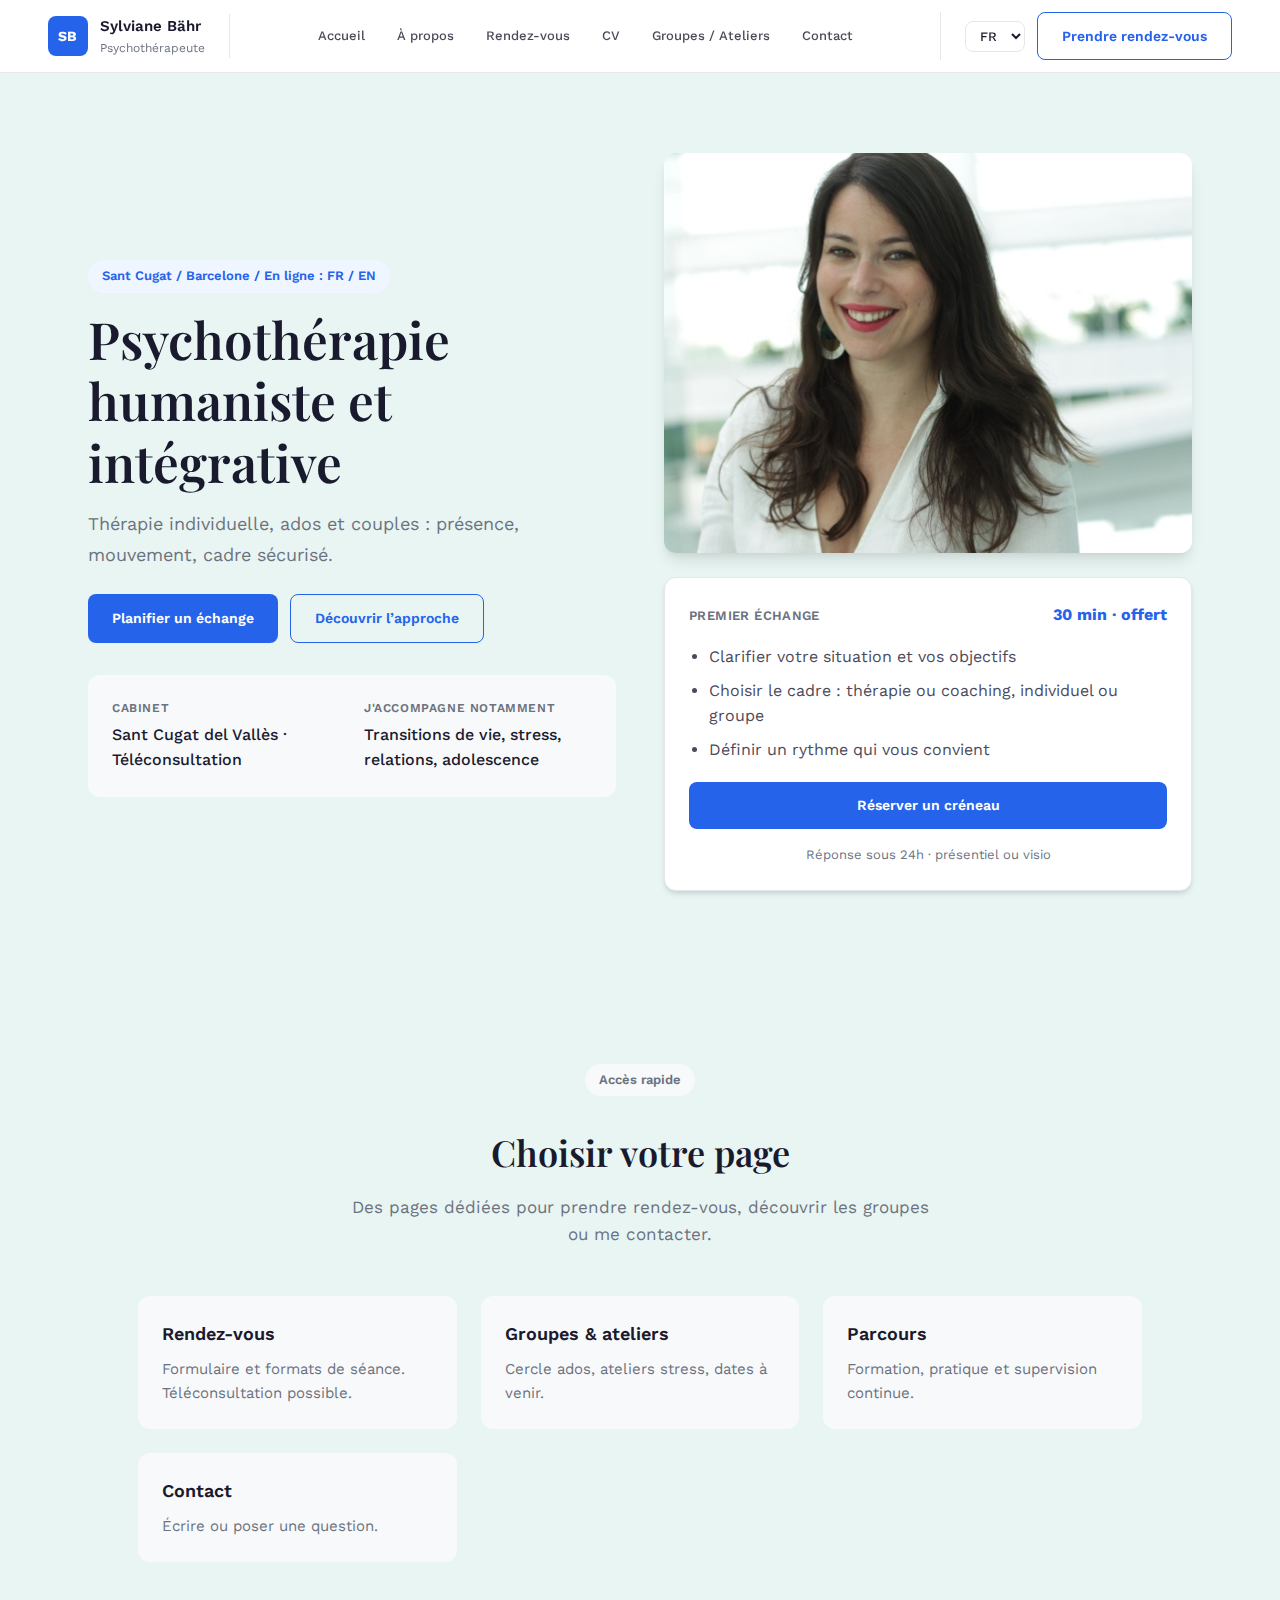
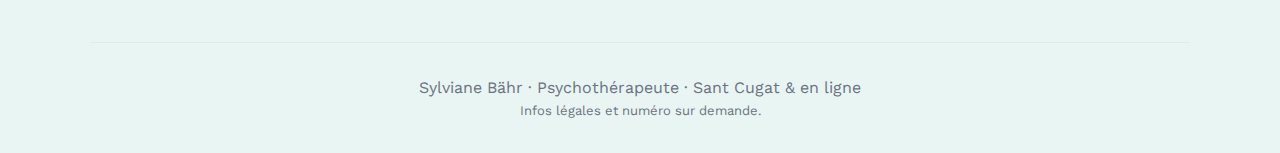
<file: index.html>
<!DOCTYPE html>
<html lang="fr">
<head>
  <meta charset="UTF-8">
  <meta name="viewport" content="width=device-width, initial-scale=1.0">
  <title>Sylviane Bahr | Gestalt Therapist Sant Cugat | English, French, Spanish</title>
  <meta name="description" content="Gestalt therapist in Sant Cugat del Vallès, Barcelona. English, French & Spanish speaking. Individual therapy, couples, teens. In-person & online sessions for expats.">
  <meta name="keywords" content="therapist sant cugat, gestalt therapy barcelona, english speaking therapist, expat therapist spain, psychologist sant cugat, couples therapy barcelona, teen therapy, french therapist barcelona">
  <meta name="author" content="Sylviane Bahr">
  <meta name="robots" content="index, follow">
  <link rel="canonical" href="https://www.sylvianebahr.com/">

  <!-- Open Graph / Facebook -->
  <meta property="og:type" content="website">
  <meta property="og:url" content="https://www.sylvianebahr.com/">
  <meta property="og:title" content="Sylviane Bahr | Gestalt Therapist Sant Cugat">
  <meta property="og:description" content="English, French & Spanish speaking Gestalt therapist in Sant Cugat. Individual therapy, couples, teens. For expats and locals.">
  <meta property="og:image" content="https://www.sylvianebahr.com/sylviane.jpeg">
  <meta property="og:locale" content="en_US">
  <meta property="og:locale:alternate" content="fr_FR">
  <meta property="og:locale:alternate" content="es_ES">

  <!-- Twitter -->
  <meta name="twitter:card" content="summary_large_image">
  <meta name="twitter:title" content="Sylviane Bahr | Gestalt Therapist Sant Cugat">
  <meta name="twitter:description" content="English, French & Spanish speaking Gestalt therapist in Sant Cugat. For expats and locals.">
  <meta name="twitter:image" content="https://www.sylvianebahr.com/sylviane.jpeg">

  <!-- Geo tags -->
  <meta name="geo.region" content="ES-CT">
  <meta name="geo.placename" content="Sant Cugat del Vallès">
  <meta name="geo.position" content="41.4736;2.0868">
  <meta name="ICBM" content="41.4736, 2.0868">

  <link rel="preconnect" href="https://fonts.googleapis.com">
  <link rel="preconnect" href="https://fonts.gstatic.com" crossorigin>
  <link href="https://fonts.googleapis.com/css2?family=Playfair+Display:wght@600;700&family=Work+Sans:wght@400;500;600&display=swap" rel="stylesheet">
  <link rel="stylesheet" href="style.css">

  <!-- Schema.org structured data -->
  <script type="application/ld+json">
  {
    "@context": "https://schema.org",
    "@type": "LocalBusiness",
    "@id": "https://www.sylvianebahr.com",
    "name": "Sylviane Bahr - Gestalt Therapist",
    "alternateName": "Sylviane Bahr Gestalt-thérapeute",
    "description": "Gestalt therapist in Sant Cugat del Vallès, Barcelona. English, French & Spanish speaking. Individual therapy, couples, teens. In-person & online sessions.",
    "url": "https://www.sylvianebahr.com",
    "image": "https://www.sylvianebahr.com/sylviane.jpeg",
    "telephone": "+34600000000",
    "email": "contact@sylviane-bahr.com",
    "address": {
      "@type": "PostalAddress",
      "addressLocality": "Sant Cugat del Vallès",
      "addressRegion": "Barcelona",
      "addressCountry": "ES"
    },
    "geo": {
      "@type": "GeoCoordinates",
      "latitude": 41.4736,
      "longitude": 2.0868
    },
    "areaServed": [
      {
        "@type": "City",
        "name": "Sant Cugat del Vallès"
      },
      {
        "@type": "City",
        "name": "Barcelona"
      }
    ],
    "priceRange": "€€",
    "openingHoursSpecification": {
      "@type": "OpeningHoursSpecification",
      "dayOfWeek": ["Monday", "Tuesday", "Wednesday", "Thursday", "Friday"],
      "opens": "09:00",
      "closes": "19:00"
    },
    "sameAs": [],
    "knowsLanguage": ["en", "fr", "es"]
  }
  </script>
  <script type="application/ld+json">
  {
    "@context": "https://schema.org",
    "@type": "Person",
    "name": "Sylviane Bahr",
    "jobTitle": "Gestalt Therapist",
    "description": "Gestalt therapist and ACC certified coach with 20+ years of corporate experience. Specializing in expat therapy, life transitions, and stress management.",
    "url": "https://www.sylvianebahr.com",
    "image": "https://www.sylvianebahr.com/sylviane.jpeg",
    "knowsLanguage": ["English", "French", "Spanish"],
    "hasCredential": [
      {
        "@type": "EducationalOccupationalCredential",
        "credentialCategory": "Gestalt Therapy Certification",
        "recognizedBy": {
          "@type": "Organization",
          "name": "Institut Gestalt Barcelona"
        }
      },
      {
        "@type": "EducationalOccupationalCredential",
        "credentialCategory": "ACC (Associate Certified Coach)",
        "recognizedBy": {
          "@type": "Organization",
          "name": "International Coaching Federation"
        }
      }
    ],
    "worksFor": {
      "@type": "LocalBusiness",
      "name": "Sylviane Bahr - Gestalt Therapist",
      "address": {
        "@type": "PostalAddress",
        "addressLocality": "Sant Cugat del Vallès",
        "addressRegion": "Barcelona",
        "addressCountry": "ES"
      }
    }
  }
  </script>
  <script type="application/ld+json">
  {
    "@context": "https://schema.org",
    "@type": "ProfessionalService",
    "name": "Gestalt Therapy Sant Cugat",
    "provider": {
      "@type": "Person",
      "name": "Sylviane Bahr"
    },
    "serviceType": "Psychotherapy",
    "areaServed": {
      "@type": "GeoCircle",
      "geoMidpoint": {
        "@type": "GeoCoordinates",
        "latitude": 41.4736,
        "longitude": 2.0868
      },
      "geoRadius": "30000"
    },
    "availableChannel": {
      "@type": "ServiceChannel",
      "serviceLocation": {
        "@type": "Place",
        "name": "Sant Cugat del Vallès Office"
      },
      "availableLanguage": ["English", "French", "Spanish"]
    },
    "offers": [
      {
        "@type": "Offer",
        "name": "Individual Therapy Session",
        "description": "One-on-one Gestalt therapy session"
      },
      {
        "@type": "Offer",
        "name": "Couples Therapy",
        "description": "Therapy sessions for couples"
      },
      {
        "@type": "Offer",
        "name": "Teen Therapy",
        "description": "Therapy sessions for adolescents"
      },
      {
        "@type": "Offer",
        "name": "Online Therapy",
        "description": "Secure video therapy sessions"
      }
    ]
  }
  </script>
</head>
<body>
  <header class="topbar">
    <div class="brand">
      <div class="brand__logo">SB</div>
      <div>
        <p class="brand__name" data-i18n="brandName">Sylviane Bahr</p>
        <p class="brand__role" data-i18n="brandRole">Gestalt-thérapeute</p>
      </div>
    </div>
    <nav class="nav">
      <a href="index.html" data-i18n="navHome">Accueil</a>
      <a href="about.html" data-i18n="navAbout">À propos</a>
      <a href="appointments.html" data-i18n="navAppointments">Rendez-vous</a>
      <a href="cv.html" data-i18n="navCV">CV</a>
      <a href="groups.html" data-i18n="navGroups">Groupes / Ateliers</a>
      <a href="contact.html" data-i18n="navContact">Contact</a>
    </nav>
    <div class="controls">
      <select id="language-selector" aria-label="Language selector">
        <option value="fr">FR</option>
        <option value="en">EN</option>
        <option value="es">ES</option>
      </select>
      <a class="btn btn--ghost" href="appointments.html" data-i18n="ctaTop">Prendre rendez-vous</a>
    </div>
  </header>

  <main>
    <section id="home" class="hero">
      <div class="hero__content">
        <p class="pill" data-i18n="heroBadge">Sant Cugat · En ligne · FR / EN / ES</p>
        <h1 data-i18n="heroTitle">Gestalt pour avancer en profondeur</h1>
        <p class="lead" data-i18n="heroSubtitle">Thérapie individuelle, ados et couples : présence, mouvement, cadre sécurisé.</p>
        <div class="hero__actions">
          <a class="btn" href="appointments.html" data-i18n="heroCTA">Planifier un échange</a>
          <a class="btn btn--ghost" href="about.html" data-i18n="heroSecondary">Découvrir l’approche</a>
        </div>
        <div class="hero__meta">
          <div>
            <p class="meta__label" data-i18n="metaLocationLabel">Cabinet</p>
            <p class="meta__value" data-i18n="metaLocation">Sant Cugat del Vallès · Téléconsultation</p>
          </div>
          <div>
            <p class="meta__label" data-i18n="metaFocusLabel">Focus</p>
            <p class="meta__value" data-i18n="metaFocus">Transitions de vie, stress, relations, adolescence</p>
          </div>
        </div>
      </div>
      <div class="hero__visual">
        <img class="hero__photo" src="sylviane.jpeg" alt="Portrait de Sylviane Bahr, Gestalt-thérapeute et coach">
        <div class="hero__card">
          <div class="card__header">
            <p class="card__eyebrow" data-i18n="cardIntro">Premier échange</p>
            <p class="card__price" data-i18n="cardPrice">30 min · offert</p>
          </div>
          <ul class="card__list">
            <li data-i18n="cardItem1">Clarifier votre situation et vos objectifs</li>
            <li data-i18n="cardItem2">Choisir le cadre : Gestalt, coaching, groupe</li>
            <li data-i18n="cardItem3">Définir un rythme qui vous convient</li>
          </ul>
          <a class="btn btn--wide" href="appointments.html" data-i18n="cardCTA">Réserver un créneau</a>
          <p class="card__footnote" data-i18n="cardNote">Réponse sous 24h · présentiel ou visio</p>
        </div>
      </div>
    </section>

    <!-- Sections détaillées déplacées vers les pages dédiées -->

    <section id="explore" class="section">
      <div class="section__header">
        <p class="pill pill--subtle" data-i18n="exploreBadge">Accès rapide</p>
        <h2 data-i18n="exploreTitle">Choisir votre page</h2>
        <p class="section__lead" data-i18n="exploreLead">Des pages dédiées pour prendre rendez-vous, découvrir les groupes, lire le blog ou voir les références.</p>
      </div>
      <div class="grid grid--3">
        <a class="card card--soft" href="appointments.html">
          <h3 data-i18n="exploreAppointmentsTitle">Rendez-vous</h3>
          <p data-i18n="exploreAppointmentsText">Formulaire et formats de séance. Téléconsultation possible.</p>
        </a>
        <a class="card card--soft" href="groups.html">
          <h3 data-i18n="exploreGroupsTitle">Groupes & ateliers</h3>
          <p data-i18n="exploreGroupsText">Cercle ados, ateliers stress, dates à venir.</p>
        </a>
        <a class="card card--soft" href="cv.html">
          <h3 data-i18n="exploreCVTitle">Parcours</h3>
          <p data-i18n="exploreCVText">Formation, pratique et supervision continue.</p>
        </a>
        <a class="card card--soft" href="contact.html">
          <h3 data-i18n="exploreContactTitle">Contact</h3>
          <p data-i18n="exploreContactText">Écrire ou poser une question.</p>
        </a>
      </div>
    </section>

  </main>

  <footer class="footer">
    <p data-i18n="footerText">Sylviane Bahr · Gestalt-thérapeute · Sant Cugat & en ligne</p>
    <p class="footer__meta" data-i18n="footerMeta">Infos légales et numéro sur demande.</p>
  </footer>

  <script src="translations.js"></script>
  <script src="app.js"></script>
</body>
</html>
</file>
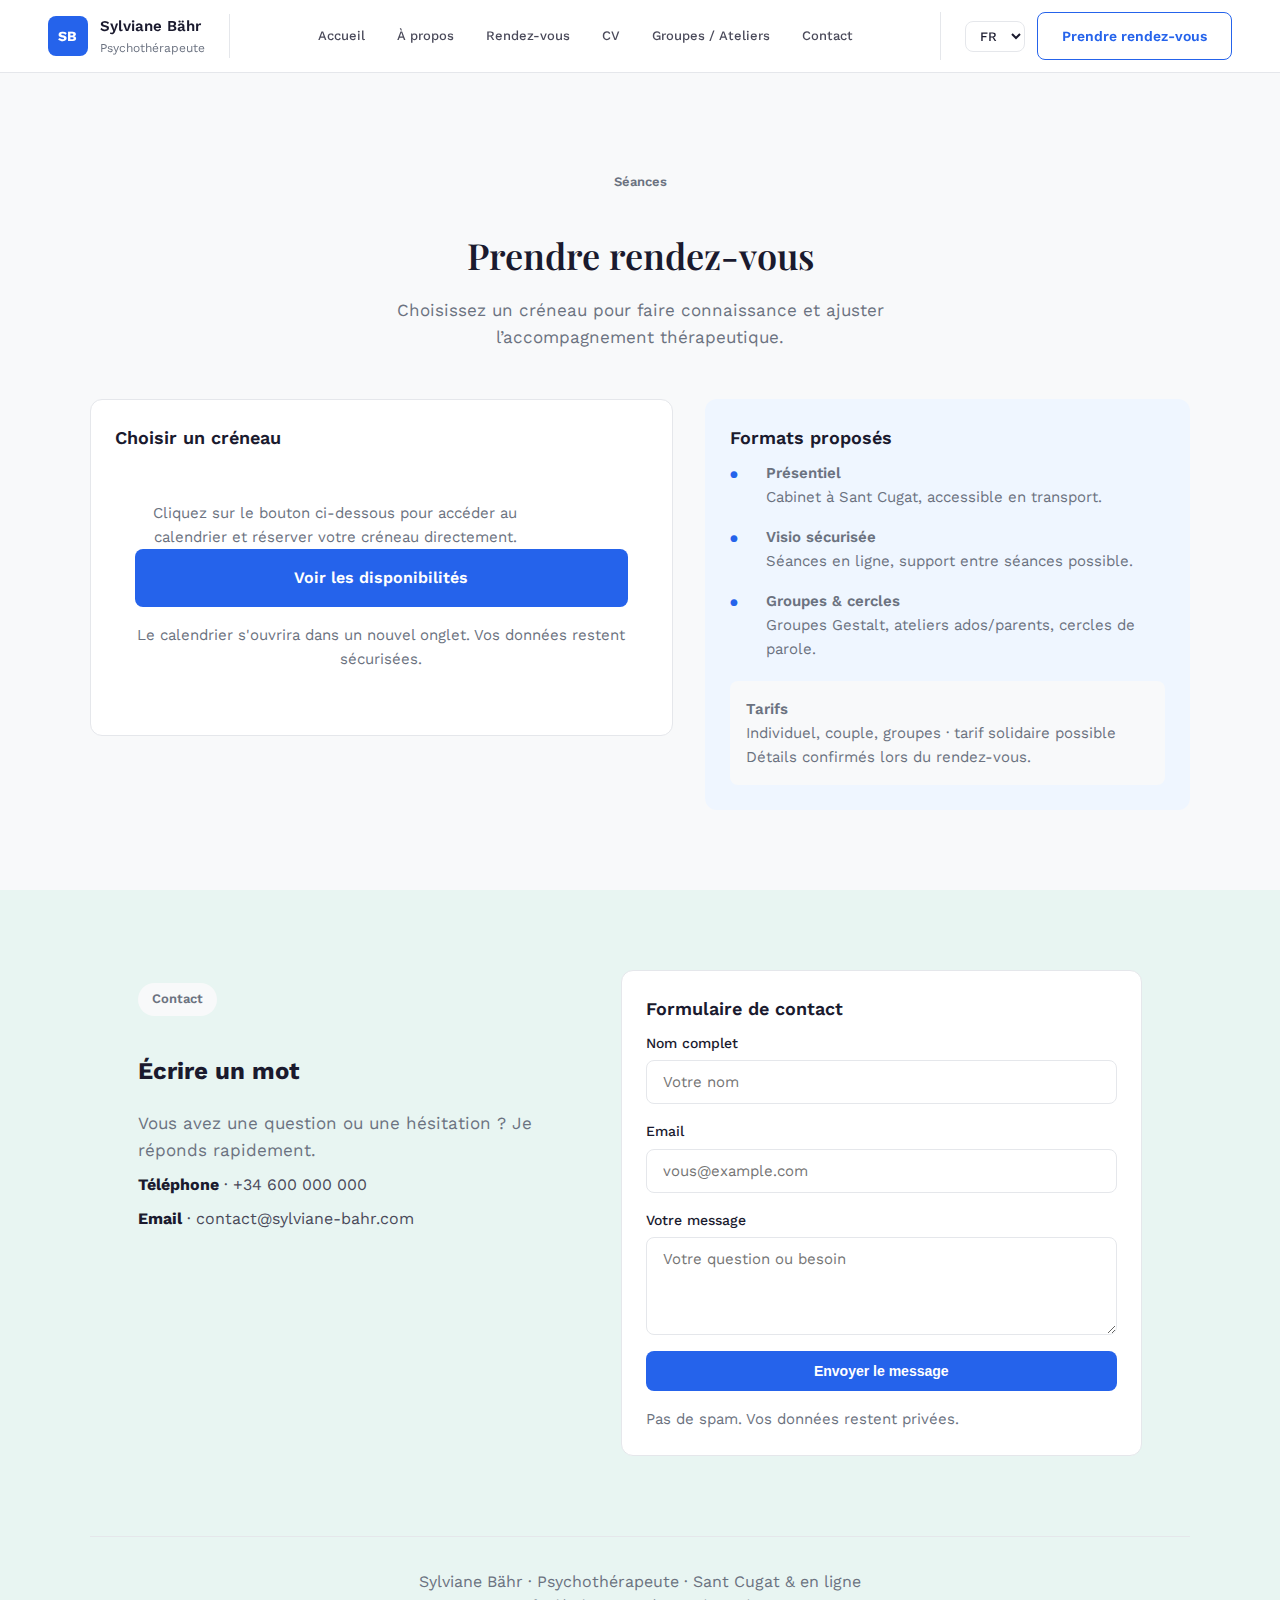
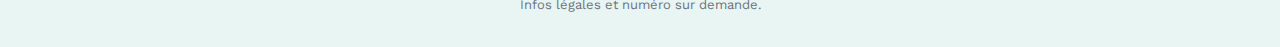
<file: appointments.html>
<!DOCTYPE html>
<html lang="fr">
<head>
  <meta charset="UTF-8">
  <meta name="viewport" content="width=device-width, initial-scale=1.0">
  <title>Book Appointment | Therapy Sessions Sant Cugat | Sylviane Bahr</title>
  <meta name="description" content="Book your therapy session with Sylviane Bahr in Sant Cugat or online. Individual, couples, teen therapy. English, French, Spanish. Flexible scheduling via Calendly.">
  <meta name="keywords" content="book therapist sant cugat, therapy appointment barcelona, online therapy spain, couples counseling booking, teen therapy session">
  <meta name="author" content="Sylviane Bahr">
  <meta name="robots" content="index, follow">
  <link rel="canonical" href="https://www.sylvianebahr.com/appointments.html">

  <!-- Open Graph -->
  <meta property="og:type" content="website">
  <meta property="og:url" content="https://www.sylvianebahr.com/appointments.html">
  <meta property="og:title" content="Book Therapy Appointment | Sant Cugat & Online">
  <meta property="og:description" content="Schedule your therapy session. In-person in Sant Cugat or online. English, French, Spanish.">
  <meta property="og:image" content="https://www.sylvianebahr.com/sylviane.jpeg">

  <link rel="preconnect" href="https://fonts.googleapis.com">
  <link rel="preconnect" href="https://fonts.gstatic.com" crossorigin>
  <link href="https://fonts.googleapis.com/css2?family=Playfair+Display:wght@600;700&family=Work+Sans:wght@400;500;600&display=swap" rel="stylesheet">
  <link rel="stylesheet" href="style.css">
</head>
<body>
  <header class="topbar">
    <div class="brand">
      <div class="brand__logo">SB</div>
      <div>
        <p class="brand__name" data-i18n="brandName">Sylviane Bahr</p>
        <p class="brand__role" data-i18n="brandRole">Gestalt-thérapeute</p>
      </div>
    </div>
    <nav class="nav">
      <a href="index.html" data-i18n="navHome">Accueil</a>
      <a href="about.html" data-i18n="navAbout">À propos</a>
      <a href="appointments.html" data-i18n="navAppointments">Rendez-vous</a>
      <a href="cv.html" data-i18n="navCV">CV</a>
      <a href="groups.html" data-i18n="navGroups">Groupes / Ateliers</a>
      <a href="contact.html" data-i18n="navContact">Contact</a>
    </nav>
    <div class="controls">
      <select id="language-selector" aria-label="Language selector">
        <option value="fr">FR</option>
        <option value="en">EN</option>
        <option value="es">ES</option>
      </select>
      <a class="btn btn--ghost" href="appointments.html" data-i18n="ctaTop">Prendre rendez-vous</a>
    </div>
  </header>

  <main>
    <section id="appointments" class="section section--alt">
      <div class="section__header">
        <p class="pill pill--subtle" data-i18n="appointmentsBadge">Séances</p>
        <h2 data-i18n="appointmentsTitle">Prendre rendez-vous</h2>
        <p class="section__lead" data-i18n="appointmentsLead">Choisissez un créneau pour faire connaissance et ajuster l’accompagnement thérapeutique.</p>
      </div>
      <div class="flex">
        <div class="card card--calendar">
          <h3 data-i18n="appointmentFormTitle">Choisir un créneau</h3>
          <!-- Calendly Direct Link -->
          <div class="calendly-booking">
            <p class="calendly-booking__text" data-i18n="calendlyText">Cliquez sur le bouton ci-dessous pour accéder au calendrier et réserver votre créneau directement.</p>
            <a href="https://calendly.com/sylvianebahr/30min" target="_blank" rel="noopener" class="btn btn--wide calendly-booking__btn">
              <span data-i18n="calendlyBtn">Voir les disponibilités</span>
            </a>
            <p class="form__note" data-i18n="calendlyNote">Le calendrier s'ouvrira dans un nouvel onglet. Vos données restent sécurisées.</p>
          </div>
        </div>
        <div class="card card--highlight">
          <h3 data-i18n="appointmentDetailsTitle">Formats proposés</h3>
          <ul class="icon-list">
            <li>
              <div class="bullet">●</div>
              <div>
                <p class="icon-list__title" data-i18n="formatInPersonTitle">Présentiel</p>
                <p class="icon-list__text" data-i18n="formatInPersonText">Cabinet à Sant Cugat, accessible en transport.</p>
              </div>
            </li>
            <li>
              <div class="bullet">●</div>
              <div>
                <p class="icon-list__title" data-i18n="formatOnlineTitle">Visio sécurisée</p>
                <p class="icon-list__text" data-i18n="formatOnlineText">Séances en ligne, support entre séances possible.</p>
              </div>
            </li>
            <li>
              <div class="bullet">●</div>
              <div>
                <p class="icon-list__title" data-i18n="formatCoupleTitle">Groupes & cercles</p>
                <p class="icon-list__text" data-i18n="formatCoupleText">Groupes Gestalt, ateliers ados/parents, cercles de parole.</p>
              </div>
            </li>
          </ul>
          <div class="rates">
            <p class="rates__label" data-i18n="rateLabel">Tarifs</p>
            <p class="rates__value" data-i18n="rateValue">Individuel, couple, groupes · tarif solidaire possible</p>
            <p class="rates__note" data-i18n="rateNote">Détails confirmés lors du rendez-vous.</p>
          </div>
        </div>
      </div>
    </section>

    <section id="contact" class="section contact">
      <div class="contact__intro">
        <p class="pill pill--subtle" data-i18n="contactBadge">Contact</p>
        <h2 data-i18n="contactTitle">Écrire un mot</h2>
        <p class="section__lead" data-i18n="contactLead">Vous avez une question ou une hésitation ? Je réponds rapidement.</p>
        <div class="contact__details">
          <p><strong data-i18n="contactPhoneLabel">Téléphone</strong> · <span data-i18n="contactPhone">+34 600 000 000</span></p>
          <p><strong data-i18n="contactEmailLabel">Email</strong> · <span data-i18n="contactEmail">contact@sylviane-bahr.com</span></p>
        </div>
      </div>
      <div class="card card--form contact__form">
        <h3 data-i18n="contactFormTitle">Formulaire de contact</h3>
        <form id="contact-form">
          <label>
            <span data-i18n="contactNameLabel">Nom complet</span>
            <input type="text" name="name" required data-i18n-placeholder="contactNamePlaceholder" placeholder="Votre nom">
          </label>
          <label>
            <span data-i18n="contactEmailLabel">Email</span>
            <input type="email" name="email" required data-i18n-placeholder="contactEmailPlaceholder" placeholder="vous@example.com">
          </label>
          <label>
            <span data-i18n="contactMessageLabel">Votre message</span>
            <textarea name="message" rows="4" required data-i18n-placeholder="contactMessagePlaceholder" placeholder="Votre question ou besoin"></textarea>
          </label>
          <button type="submit" class="btn btn--wide" data-i18n="contactSubmit">Envoyer le message</button>
          <p class="form__note" data-i18n="contactNote">Pas de spam. Vos données restent privées.</p>
        </form>
      </div>
    </section>
  </main>

  <footer class="footer">
    <p data-i18n="footerText">Sylviane Bahr · Gestalt-thérapeute · Sant Cugat & en ligne</p>
    <p class="footer__meta" data-i18n="footerMeta">Infos légales et numéro sur demande.</p>
  </footer>

  <script src="translations.js"></script>
  <script src="app.js"></script>
</body>
</html>
</file>
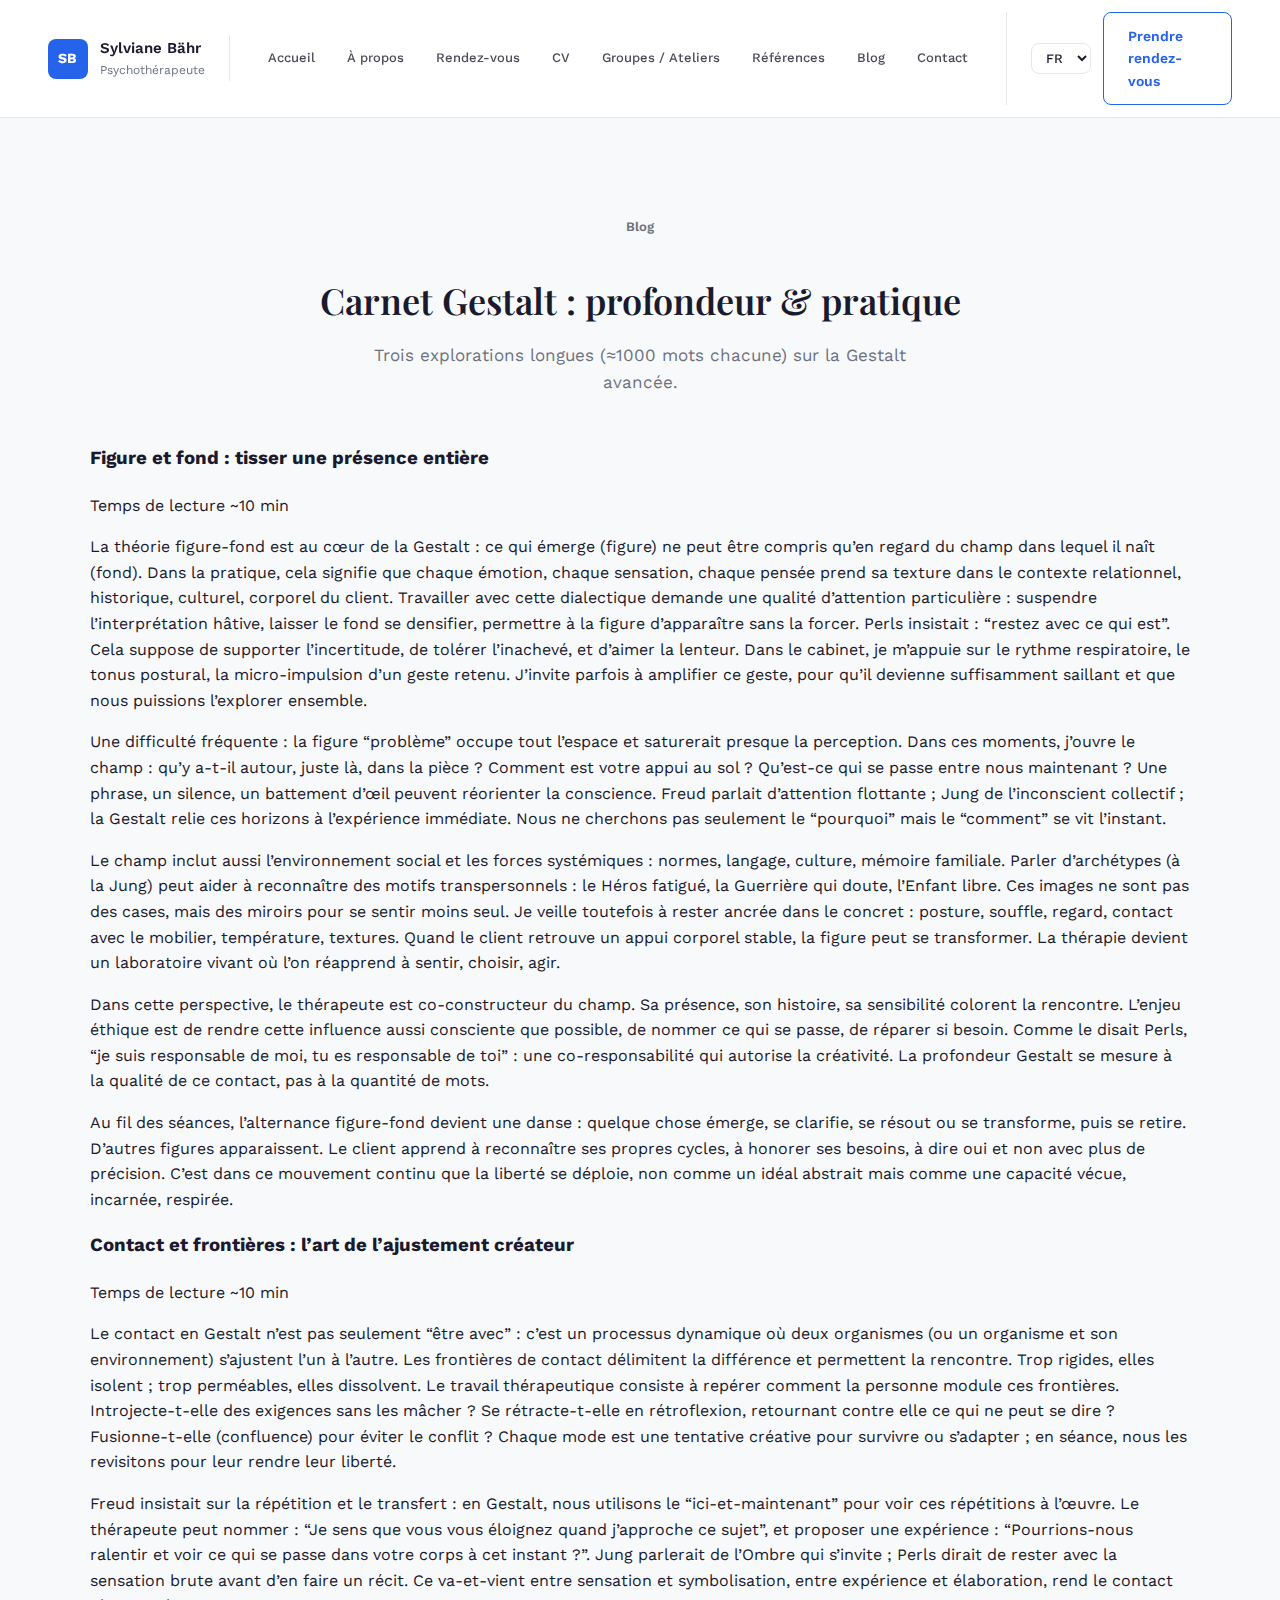
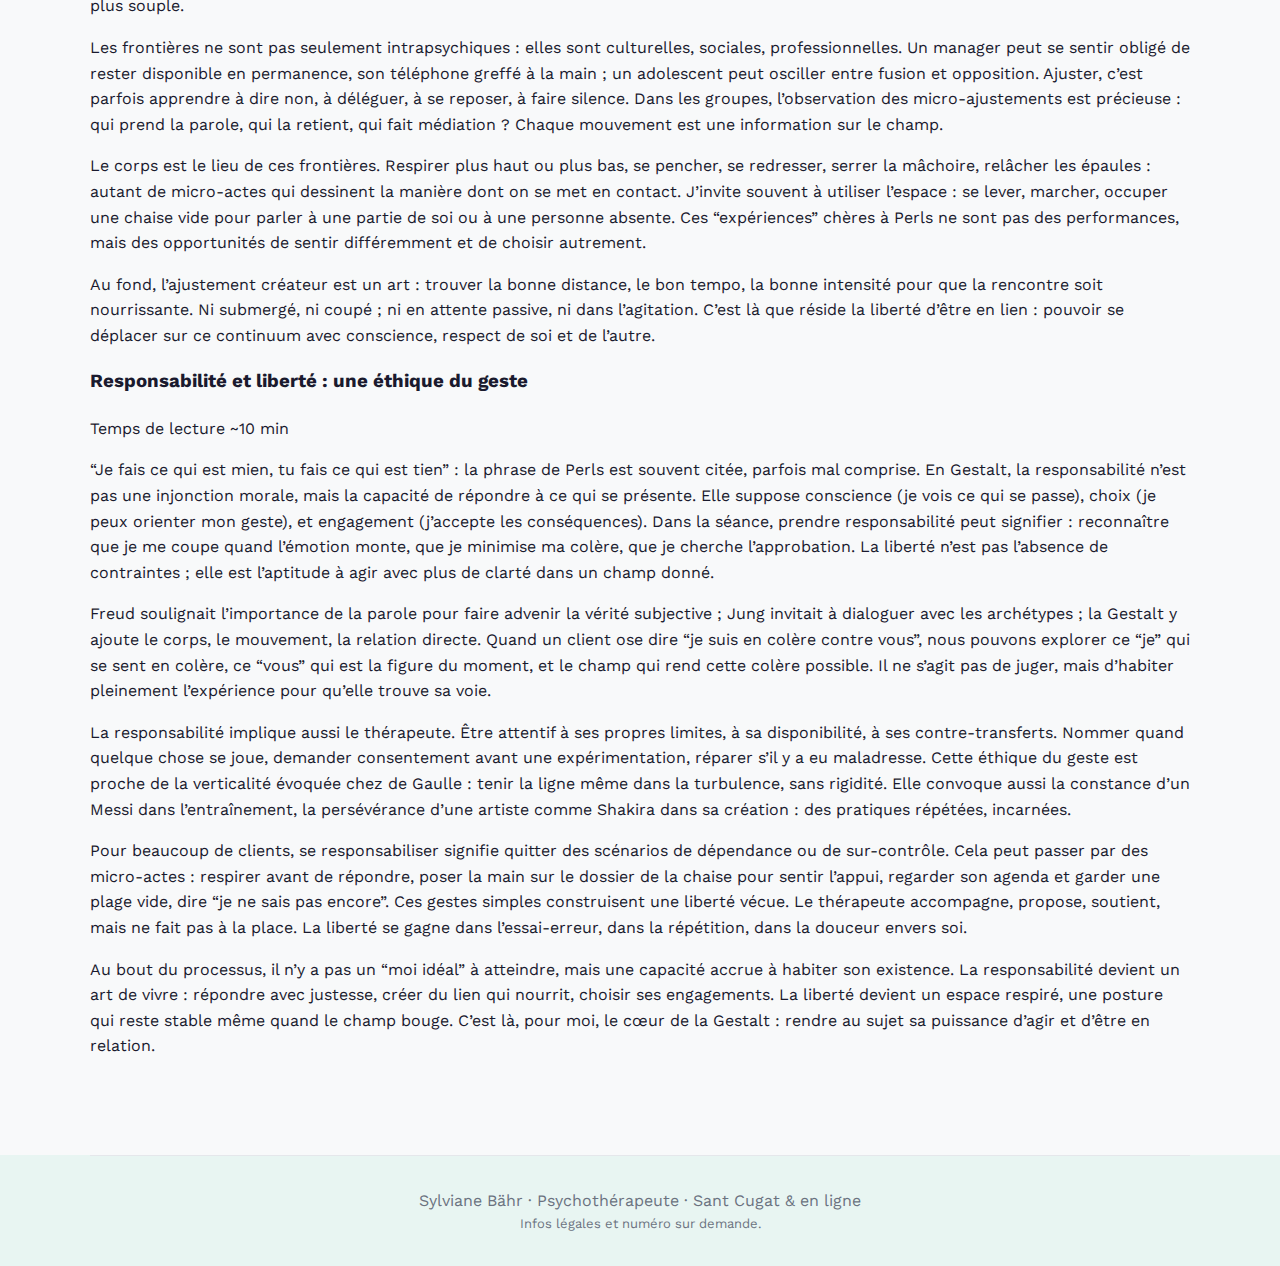
<file: blog.html>
<!DOCTYPE html>
<html lang="fr">
<head>
  <meta charset="UTF-8">
  <meta name="viewport" content="width=device-width, initial-scale=1.0">
  <title>Blog Gestalt - Sylviane Bahr</title>
  <link rel="preconnect" href="https://fonts.googleapis.com">
  <link rel="preconnect" href="https://fonts.gstatic.com" crossorigin>
  <link href="https://fonts.googleapis.com/css2?family=Playfair+Display:wght@600;700&family=Work+Sans:wght@400;500;600&display=swap" rel="stylesheet">
  <link rel="stylesheet" href="style.css">
</head>
<body>
  <header class="topbar">
    <div class="brand">
      <div class="brand__logo">SB</div>
      <div>
        <p class="brand__name" data-i18n="brandName">Sylviane Bahr</p>
        <p class="brand__role" data-i18n="brandRole">Gestalt-thérapeute</p>
      </div>
    </div>
    <nav class="nav">
      <a href="index.html" data-i18n="navHome">Accueil</a>
      <a href="about.html" data-i18n="navAbout">À propos</a>
      <a href="appointments.html" data-i18n="navAppointments">Rendez-vous</a>
      <a href="cv.html" data-i18n="navCV">CV</a>
      <a href="groups.html" data-i18n="navGroups">Groupes / Ateliers</a>
      <a href="references.html" data-i18n="navReferences">Références</a>
      <a href="blog.html" data-i18n="navBlog">Blog</a>
      <a href="contact.html" data-i18n="navContact">Contact</a>
    </nav>
    <div class="controls">
      <select id="language-selector" aria-label="Language selector">
        <option value="fr">FR</option>
        <option value="en">EN</option>
        <option value="es">ES</option>
      </select>
      <a class="btn btn--ghost" href="appointments.html" data-i18n="ctaTop">Prendre rendez-vous</a>
    </div>
  </header>

  <main>
    <section id="blog" class="section section--alt">
      <div class="section__header">
        <p class="pill pill--subtle" data-i18n="blogBadge">Blog</p>
        <h2 data-i18n="blogTitle">Carnet Gestalt : profondeur & pratique</h2>
        <p class="section__lead" data-i18n="blogLead">Trois explorations longues (≈1000 mots chacune) sur la Gestalt avancée.</p>
      </div>
      <div class="blog">
        <article class="blog__post">
          <h3>Figure et fond : tisser une présence entière</h3>
          <p class="blog__meta">Temps de lecture ~10 min</p>
          <div class="blog__content">
            <p>La théorie figure-fond est au cœur de la Gestalt : ce qui émerge (figure) ne peut être compris qu’en regard du champ dans lequel il naît (fond). Dans la pratique, cela signifie que chaque émotion, chaque sensation, chaque pensée prend sa texture dans le contexte relationnel, historique, culturel, corporel du client. Travailler avec cette dialectique demande une qualité d’attention particulière : suspendre l’interprétation hâtive, laisser le fond se densifier, permettre à la figure d’apparaître sans la forcer. Perls insistait : “restez avec ce qui est”. Cela suppose de supporter l’incertitude, de tolérer l’inachevé, et d’aimer la lenteur. Dans le cabinet, je m’appuie sur le rythme respiratoire, le tonus postural, la micro-impulsion d’un geste retenu. J’invite parfois à amplifier ce geste, pour qu’il devienne suffisamment saillant et que nous puissions l’explorer ensemble.</p>
            <p>Une difficulté fréquente : la figure “problème” occupe tout l’espace et saturerait presque la perception. Dans ces moments, j’ouvre le champ : qu’y a-t-il autour, juste là, dans la pièce ? Comment est votre appui au sol ? Qu’est-ce qui se passe entre nous maintenant ? Une phrase, un silence, un battement d’œil peuvent réorienter la conscience. Freud parlait d’attention flottante ; Jung de l’inconscient collectif ; la Gestalt relie ces horizons à l’expérience immédiate. Nous ne cherchons pas seulement le “pourquoi” mais le “comment” se vit l’instant.</p>
            <p>Le champ inclut aussi l’environnement social et les forces systémiques : normes, langage, culture, mémoire familiale. Parler d’archétypes (à la Jung) peut aider à reconnaître des motifs transpersonnels : le Héros fatigué, la Guerrière qui doute, l’Enfant libre. Ces images ne sont pas des cases, mais des miroirs pour se sentir moins seul. Je veille toutefois à rester ancrée dans le concret : posture, souffle, regard, contact avec le mobilier, température, textures. Quand le client retrouve un appui corporel stable, la figure peut se transformer. La thérapie devient un laboratoire vivant où l’on réapprend à sentir, choisir, agir.</p>
            <p>Dans cette perspective, le thérapeute est co-constructeur du champ. Sa présence, son histoire, sa sensibilité colorent la rencontre. L’enjeu éthique est de rendre cette influence aussi consciente que possible, de nommer ce qui se passe, de réparer si besoin. Comme le disait Perls, “je suis responsable de moi, tu es responsable de toi” : une co-responsabilité qui autorise la créativité. La profondeur Gestalt se mesure à la qualité de ce contact, pas à la quantité de mots.</p>
            <p>Au fil des séances, l’alternance figure-fond devient une danse : quelque chose émerge, se clarifie, se résout ou se transforme, puis se retire. D’autres figures apparaissent. Le client apprend à reconnaître ses propres cycles, à honorer ses besoins, à dire oui et non avec plus de précision. C’est dans ce mouvement continu que la liberté se déploie, non comme un idéal abstrait mais comme une capacité vécue, incarnée, respirée.</p>
          </div>
        </article>

        <article class="blog__post">
          <h3>Contact et frontières : l’art de l’ajustement créateur</h3>
          <p class="blog__meta">Temps de lecture ~10 min</p>
          <div class="blog__content">
            <p>Le contact en Gestalt n’est pas seulement “être avec” : c’est un processus dynamique où deux organismes (ou un organisme et son environnement) s’ajustent l’un à l’autre. Les frontières de contact délimitent la différence et permettent la rencontre. Trop rigides, elles isolent ; trop perméables, elles dissolvent. Le travail thérapeutique consiste à repérer comment la personne module ces frontières. Introjecte-t-elle des exigences sans les mâcher ? Se rétracte-t-elle en rétroflexion, retournant contre elle ce qui ne peut se dire ? Fusionne-t-elle (confluence) pour éviter le conflit ? Chaque mode est une tentative créative pour survivre ou s’adapter ; en séance, nous les revisitons pour leur rendre leur liberté.</p>
            <p>Freud insistait sur la répétition et le transfert : en Gestalt, nous utilisons le “ici-et-maintenant” pour voir ces répétitions à l’œuvre. Le thérapeute peut nommer : “Je sens que vous vous éloignez quand j’approche ce sujet”, et proposer une expérience : “Pourrions-nous ralentir et voir ce qui se passe dans votre corps à cet instant ?”. Jung parlerait de l’Ombre qui s’invite ; Perls dirait de rester avec la sensation brute avant d’en faire un récit. Ce va-et-vient entre sensation et symbolisation, entre expérience et élaboration, rend le contact plus souple.</p>
            <p>Les frontières ne sont pas seulement intrapsychiques : elles sont culturelles, sociales, professionnelles. Un manager peut se sentir obligé de rester disponible en permanence, son téléphone greffé à la main ; un adolescent peut osciller entre fusion et opposition. Ajuster, c’est parfois apprendre à dire non, à déléguer, à se reposer, à faire silence. Dans les groupes, l’observation des micro-ajustements est précieuse : qui prend la parole, qui la retient, qui fait médiation ? Chaque mouvement est une information sur le champ.</p>
            <p>Le corps est le lieu de ces frontières. Respirer plus haut ou plus bas, se pencher, se redresser, serrer la mâchoire, relâcher les épaules : autant de micro-actes qui dessinent la manière dont on se met en contact. J’invite souvent à utiliser l’espace : se lever, marcher, occuper une chaise vide pour parler à une partie de soi ou à une personne absente. Ces “expériences” chères à Perls ne sont pas des performances, mais des opportunités de sentir différemment et de choisir autrement.</p>
            <p>Au fond, l’ajustement créateur est un art : trouver la bonne distance, le bon tempo, la bonne intensité pour que la rencontre soit nourrissante. Ni submergé, ni coupé ; ni en attente passive, ni dans l’agitation. C’est là que réside la liberté d’être en lien : pouvoir se déplacer sur ce continuum avec conscience, respect de soi et de l’autre.</p>
          </div>
        </article>

        <article class="blog__post">
          <h3>Responsabilité et liberté : une éthique du geste</h3>
          <p class="blog__meta">Temps de lecture ~10 min</p>
          <div class="blog__content">
            <p>“Je fais ce qui est mien, tu fais ce qui est tien” : la phrase de Perls est souvent citée, parfois mal comprise. En Gestalt, la responsabilité n’est pas une injonction morale, mais la capacité de répondre à ce qui se présente. Elle suppose conscience (je vois ce qui se passe), choix (je peux orienter mon geste), et engagement (j’accepte les conséquences). Dans la séance, prendre responsabilité peut signifier : reconnaître que je me coupe quand l’émotion monte, que je minimise ma colère, que je cherche l’approbation. La liberté n’est pas l’absence de contraintes ; elle est l’aptitude à agir avec plus de clarté dans un champ donné.</p>
            <p>Freud soulignait l’importance de la parole pour faire advenir la vérité subjective ; Jung invitait à dialoguer avec les archétypes ; la Gestalt y ajoute le corps, le mouvement, la relation directe. Quand un client ose dire “je suis en colère contre vous”, nous pouvons explorer ce “je” qui se sent en colère, ce “vous” qui est la figure du moment, et le champ qui rend cette colère possible. Il ne s’agit pas de juger, mais d’habiter pleinement l’expérience pour qu’elle trouve sa voie.</p>
            <p>La responsabilité implique aussi le thérapeute. Être attentif à ses propres limites, à sa disponibilité, à ses contre-transferts. Nommer quand quelque chose se joue, demander consentement avant une expérimentation, réparer s’il y a eu maladresse. Cette éthique du geste est proche de la verticalité évoquée chez de Gaulle : tenir la ligne même dans la turbulence, sans rigidité. Elle convoque aussi la constance d’un Messi dans l’entraînement, la persévérance d’une artiste comme Shakira dans sa création : des pratiques répétées, incarnées.</p>
            <p>Pour beaucoup de clients, se responsabiliser signifie quitter des scénarios de dépendance ou de sur-contrôle. Cela peut passer par des micro-actes : respirer avant de répondre, poser la main sur le dossier de la chaise pour sentir l’appui, regarder son agenda et garder une plage vide, dire “je ne sais pas encore”. Ces gestes simples construisent une liberté vécue. Le thérapeute accompagne, propose, soutient, mais ne fait pas à la place. La liberté se gagne dans l’essai-erreur, dans la répétition, dans la douceur envers soi.</p>
            <p>Au bout du processus, il n’y a pas un “moi idéal” à atteindre, mais une capacité accrue à habiter son existence. La responsabilité devient un art de vivre : répondre avec justesse, créer du lien qui nourrit, choisir ses engagements. La liberté devient un espace respiré, une posture qui reste stable même quand le champ bouge. C’est là, pour moi, le cœur de la Gestalt : rendre au sujet sa puissance d’agir et d’être en relation.</p>
          </div>
        </article>
      </div>
    </section>
  </main>

  <footer class="footer">
    <p data-i18n="footerText">Sylviane Bahr · Gestalt-thérapeute · Sant Cugat & en ligne</p>
    <p class="footer__meta" data-i18n="footerMeta">Infos légales et numéro sur demande.</p>
  </footer>

  <script src="translations.js"></script>
  <script src="app.js"></script>
</body>
</html>
</file>
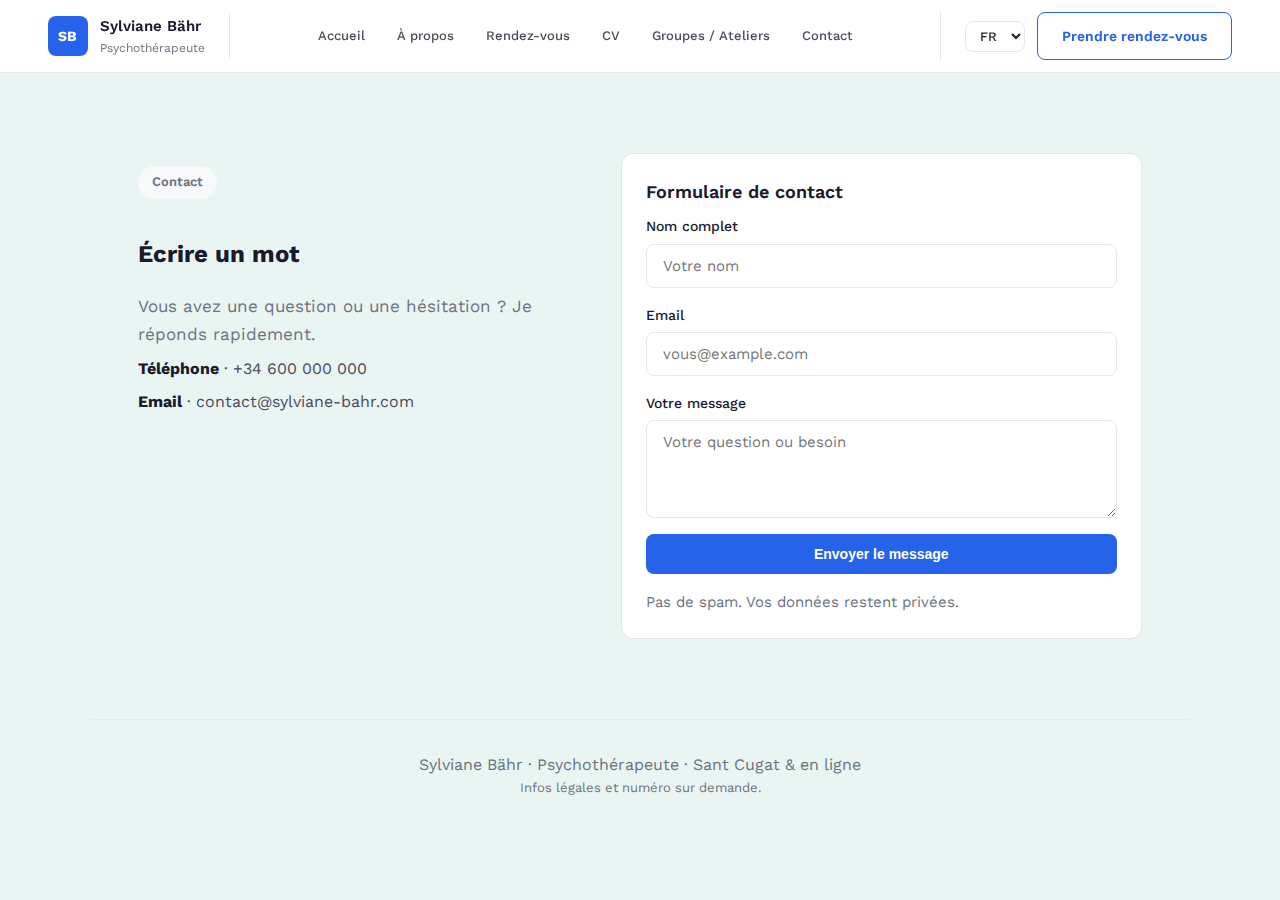
<file: contact.html>
<!DOCTYPE html>
<html lang="fr">
<head>
  <meta charset="UTF-8">
  <meta name="viewport" content="width=device-width, initial-scale=1.0">
  <title>Contact | Reach Sylviane Bahr | Therapist Sant Cugat Barcelona</title>
  <meta name="description" content="Contact Sylviane Bahr, Gestalt therapist in Sant Cugat. Questions about therapy? Reach out in English, French or Spanish. Quick response guaranteed.">
  <meta name="keywords" content="contact therapist sant cugat, therapy inquiry barcelona, gestalt therapist contact, expat counselor spain contact">
  <meta name="author" content="Sylviane Bahr">
  <meta name="robots" content="index, follow">
  <link rel="canonical" href="https://www.sylvianebahr.com/contact.html">

  <!-- Open Graph -->
  <meta property="og:type" content="website">
  <meta property="og:url" content="https://www.sylvianebahr.com/contact.html">
  <meta property="og:title" content="Contact Sylviane Bahr | Therapist Sant Cugat">
  <meta property="og:description" content="Have questions? Reach out in English, French or Spanish.">
  <meta property="og:image" content="https://www.sylvianebahr.com/sylviane.jpeg">

  <link rel="preconnect" href="https://fonts.googleapis.com">
  <link rel="preconnect" href="https://fonts.gstatic.com" crossorigin>
  <link href="https://fonts.googleapis.com/css2?family=Playfair+Display:wght@600;700&family=Work+Sans:wght@400;500;600&display=swap" rel="stylesheet">
  <link rel="stylesheet" href="style.css">
</head>
<body>
  <header class="topbar">
    <div class="brand">
      <div class="brand__logo">SB</div>
      <div>
        <p class="brand__name" data-i18n="brandName">Sylviane Bahr</p>
        <p class="brand__role" data-i18n="brandRole">Gestalt-thérapeute</p>
      </div>
    </div>
    <nav class="nav">
      <a href="index.html" data-i18n="navHome">Accueil</a>
      <a href="about.html" data-i18n="navAbout">À propos</a>
      <a href="appointments.html" data-i18n="navAppointments">Rendez-vous</a>
      <a href="cv.html" data-i18n="navCV">CV</a>
      <a href="groups.html" data-i18n="navGroups">Groupes / Ateliers</a>
      <a href="contact.html" data-i18n="navContact">Contact</a>
    </nav>
    <div class="controls">
      <select id="language-selector" aria-label="Language selector">
        <option value="fr">FR</option>
        <option value="en">EN</option>
        <option value="es">ES</option>
      </select>
      <a class="btn btn--ghost" href="appointments.html" data-i18n="ctaTop">Prendre rendez-vous</a>
    </div>
  </header>

  <main>
    <section id="contact" class="section contact">
      <div class="contact__intro">
        <p class="pill pill--subtle" data-i18n="contactBadge">Contact</p>
        <h2 data-i18n="contactTitle">Écrire un mot</h2>
        <p class="section__lead" data-i18n="contactLead">Vous avez une question ou une hésitation ? Je réponds rapidement.</p>
        <div class="contact__details">
          <p><strong data-i18n="contactPhoneLabel">Téléphone</strong> · <span data-i18n="contactPhone">+34 600 000 000</span></p>
          <p><strong data-i18n="contactEmailLabel">Email</strong> · <span data-i18n="contactEmail">contact@sylviane-bahr.com</span></p>
        </div>
      </div>
      <div class="card card--form contact__form">
        <h3 data-i18n="contactFormTitle">Formulaire de contact</h3>
        <form id="contact-form">
          <label>
            <span data-i18n="contactNameLabel">Nom complet</span>
            <input type="text" name="name" required data-i18n-placeholder="contactNamePlaceholder" placeholder="Votre nom">
          </label>
          <label>
            <span data-i18n="contactEmailLabel">Email</span>
            <input type="email" name="email" required data-i18n-placeholder="contactEmailPlaceholder" placeholder="vous@example.com">
          </label>
          <label>
            <span data-i18n="contactMessageLabel">Votre message</span>
            <textarea name="message" rows="4" required data-i18n-placeholder="contactMessagePlaceholder" placeholder="Votre question ou besoin"></textarea>
          </label>
          <button type="submit" class="btn btn--wide" data-i18n="contactSubmit">Envoyer le message</button>
          <p class="form__note" data-i18n="contactNote">Pas de spam. Vos données restent privées.</p>
        </form>
      </div>
    </section>
  </main>

  <footer class="footer">
    <p data-i18n="footerText">Sylviane Bahr · Gestalt-thérapeute · Sant Cugat & en ligne</p>
    <p class="footer__meta" data-i18n="footerMeta">Infos légales et numéro sur demande.</p>
  </footer>

  <script src="translations.js"></script>
  <script src="app.js"></script>
</body>
</html>
</file>
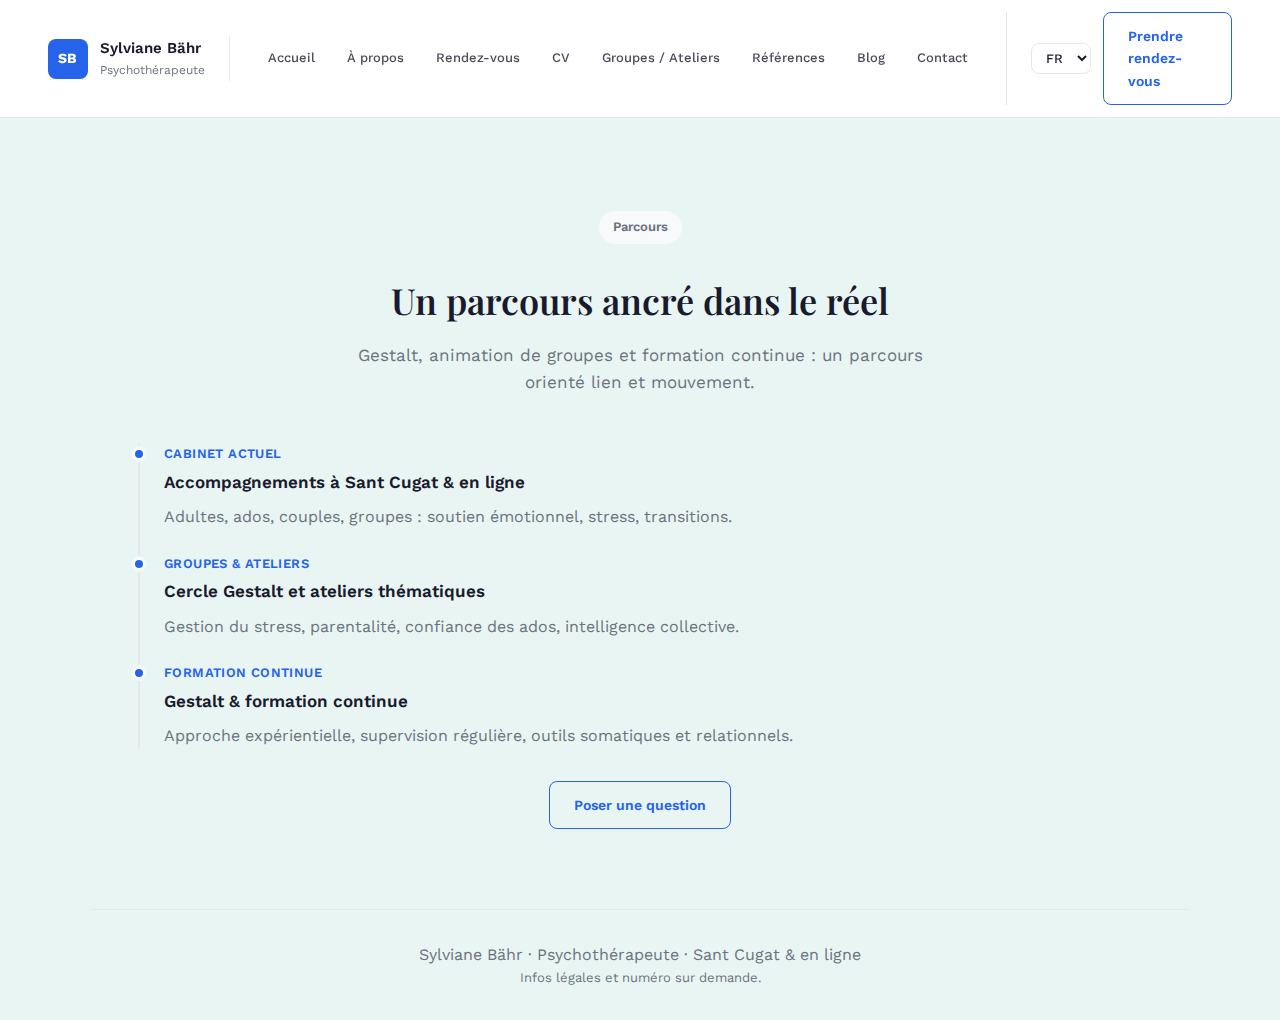
<file: cv.html>
<!DOCTYPE html>
<html lang="fr">
<head>
  <meta charset="UTF-8">
  <meta name="viewport" content="width=device-width, initial-scale=1.0">
  <title>Parcours - Sylviane Bahr</title>
  <link rel="preconnect" href="https://fonts.googleapis.com">
  <link rel="preconnect" href="https://fonts.gstatic.com" crossorigin>
  <link href="https://fonts.googleapis.com/css2?family=Playfair+Display:wght@600;700&family=Work+Sans:wght@400;500;600&display=swap" rel="stylesheet">
  <link rel="stylesheet" href="style.css">
</head>
<body>
  <header class="topbar">
    <div class="brand">
      <div class="brand__logo">SB</div>
      <div>
        <p class="brand__name" data-i18n="brandName">Sylviane Bahr</p>
        <p class="brand__role" data-i18n="brandRole">Gestalt-thérapeute</p>
      </div>
    </div>
    <nav class="nav">
      <a href="index.html" data-i18n="navHome">Accueil</a>
      <a href="about.html" data-i18n="navAbout">À propos</a>
      <a href="appointments.html" data-i18n="navAppointments">Rendez-vous</a>
      <a href="cv.html" data-i18n="navCV">CV</a>
      <a href="groups.html" data-i18n="navGroups">Groupes / Ateliers</a>
      <a href="references.html" data-i18n="navReferences">Références</a>
      <a href="blog.html" data-i18n="navBlog">Blog</a>
      <a href="contact.html" data-i18n="navContact">Contact</a>
    </nav>
    <div class="controls">
      <select id="language-selector" aria-label="Language selector">
        <option value="fr">FR</option>
        <option value="en">EN</option>
        <option value="es">ES</option>
      </select>
      <a class="btn btn--ghost" href="appointments.html" data-i18n="ctaTop">Prendre rendez-vous</a>
    </div>
  </header>

  <main>
    <section id="cv" class="section">
      <div class="section__header">
        <p class="pill pill--subtle" data-i18n="cvBadge">Parcours</p>
        <h2 data-i18n="cvTitle">Formation & pratique</h2>
        <p class="section__lead" data-i18n="cvLead">Gestalt, animation de groupes et formation continue : un parcours orienté lien et mouvement.</p>
      </div>
      <div class="timeline">
        <div class="timeline__item">
          <div class="timeline__dot"></div>
          <div>
            <p class="timeline__date" data-i18n="cvItem1Date">Cabinet actuel</p>
            <p class="timeline__title" data-i18n="cvItem1Title">Accompagnements à Sant Cugat & en ligne</p>
            <p class="timeline__text" data-i18n="cvItem1Text">Adultes, ados, couples, groupes : soutien émotionnel, stress, transitions.</p>
          </div>
        </div>
        <div class="timeline__item">
          <div class="timeline__dot"></div>
          <div>
            <p class="timeline__date" data-i18n="cvItem2Date">Groupes & ateliers</p>
            <p class="timeline__title" data-i18n="cvItem2Title">Cercle Gestalt et ateliers thématiques</p>
            <p class="timeline__text" data-i18n="cvItem2Text">Gestion du stress, parentalité, confiance des ados, intelligence collective.</p>
          </div>
        </div>
        <div class="timeline__item">
          <div class="timeline__dot"></div>
          <div>
            <p class="timeline__date" data-i18n="cvItem3Date">Formation continue</p>
            <p class="timeline__title" data-i18n="cvItem3Title">Gestalt & formation continue</p>
            <p class="timeline__text" data-i18n="cvItem3Text">Approche expérientielle, supervision régulière, outils somatiques et relationnels.</p>
          </div>
        </div>
      </div>
      <div class="cv__actions">
        <a class="btn btn--ghost" href="contact.html" data-i18n="cvContactCTA">Poser une question</a>
      </div>
    </section>
  </main>

  <footer class="footer">
    <p data-i18n="footerText">Sylviane Bahr · Gestalt-thérapeute · Sant Cugat & en ligne</p>
    <p class="footer__meta" data-i18n="footerMeta">Infos légales et numéro sur demande.</p>
  </footer>

  <script src="translations.js"></script>
  <script src="app.js"></script>
</body>
</html>
</file>
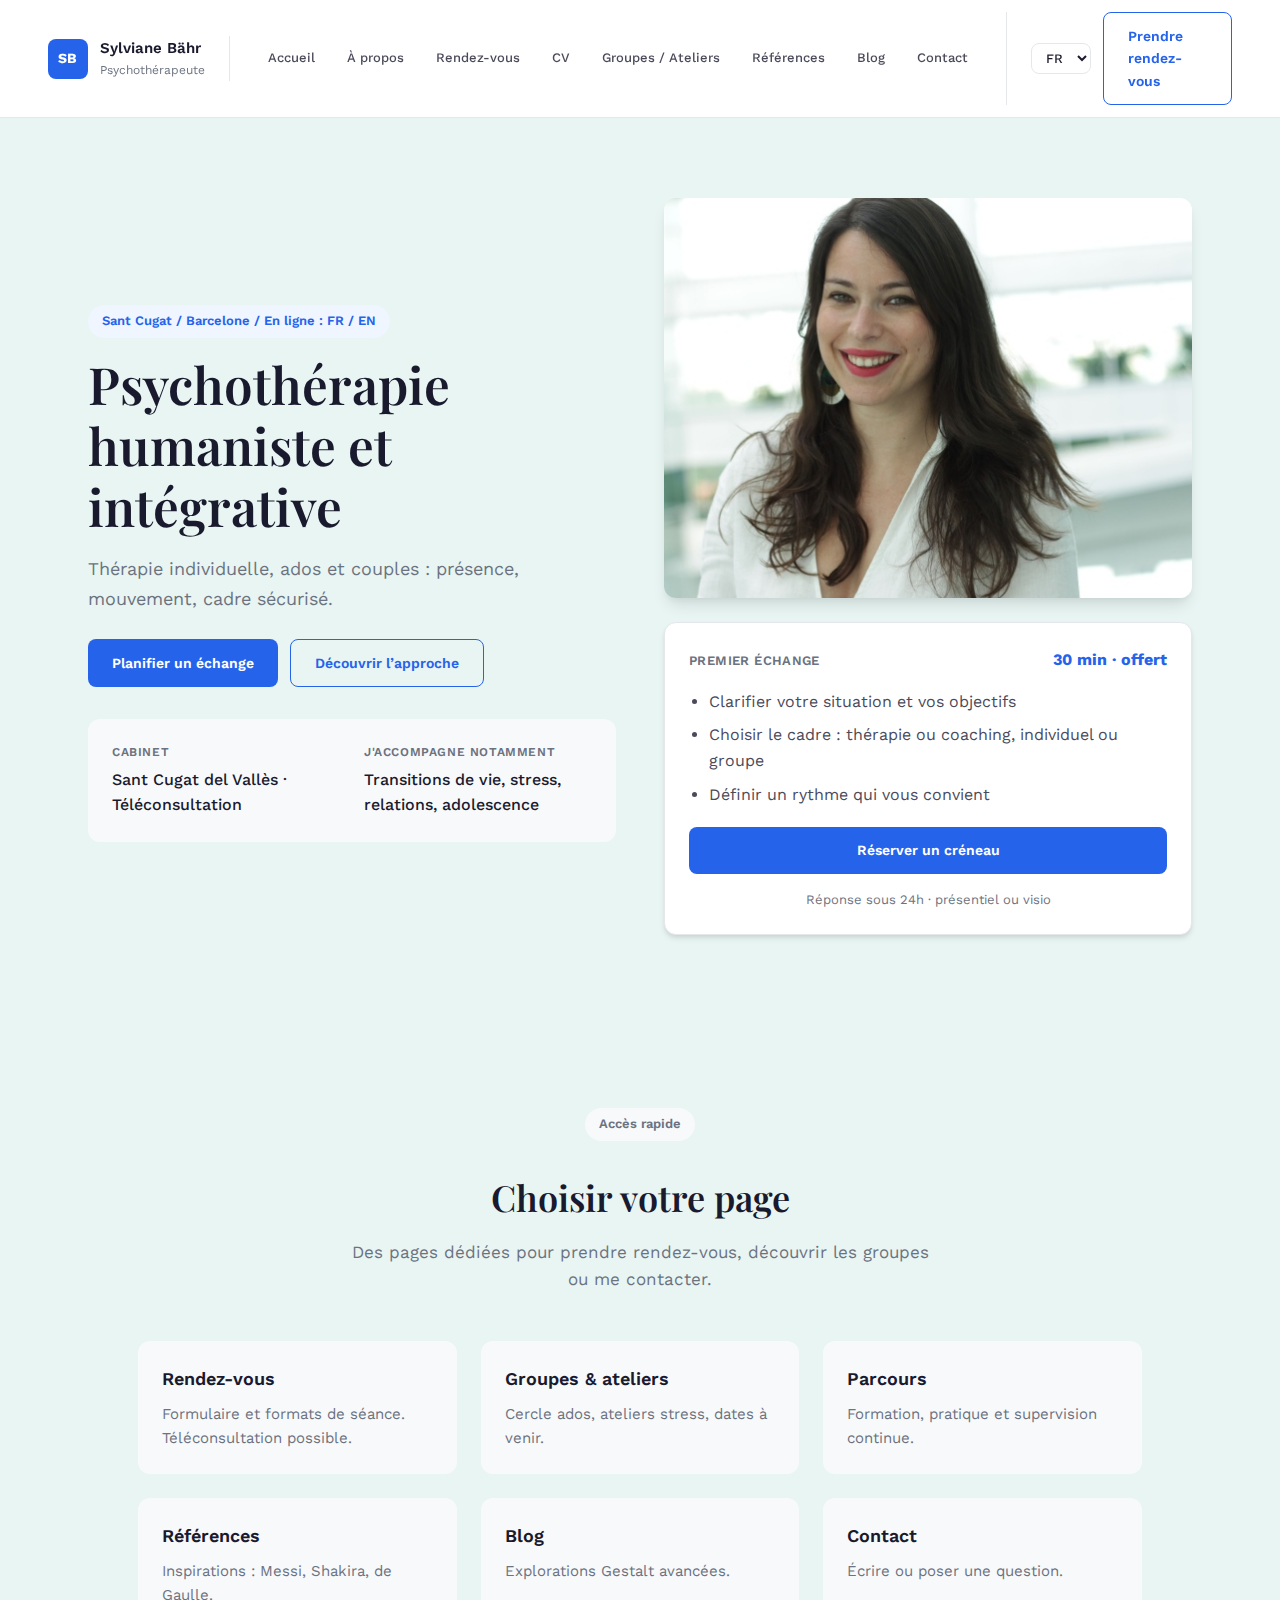
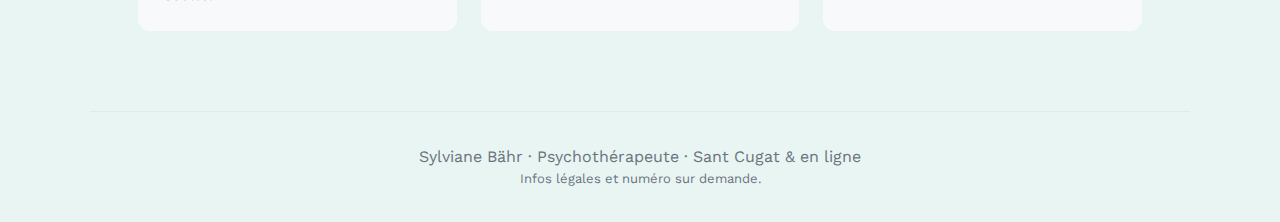
<file: index_backup.html>
<!DOCTYPE html>
<html lang="fr">
<head>
  <meta charset="UTF-8">
  <meta name="viewport" content="width=device-width, initial-scale=1.0">
  <title>Cabinet Gestalt & Coaching - Sylviane Bahr</title>
  <link rel="preconnect" href="https://fonts.googleapis.com">
  <link rel="preconnect" href="https://fonts.gstatic.com" crossorigin>
  <link href="https://fonts.googleapis.com/css2?family=Playfair+Display:wght@600;700&family=Work+Sans:wght@400;500;600&display=swap" rel="stylesheet">
  <link rel="stylesheet" href="style.css">
</head>
<body>
  <header class="topbar">
    <div class="brand">
      <div class="brand__logo">SB</div>
      <div>
        <p class="brand__name" data-i18n="brandName">Sylviane Bahr</p>
        <p class="brand__role" data-i18n="brandRole">Gestalt-thérapeute</p>
      </div>
    </div>
    <nav class="nav">
      <a href="index.html" data-i18n="navHome">Accueil</a>
      <a href="about.html" data-i18n="navAbout">À propos</a>
      <a href="appointments.html" data-i18n="navAppointments">Rendez-vous</a>
      <a href="cv.html" data-i18n="navCV">CV</a>
      <a href="groups.html" data-i18n="navGroups">Groupes / Ateliers</a>
      <a href="references.html" data-i18n="navReferences">Références</a>
      <a href="blog.html" data-i18n="navBlog">Blog</a>
      <a href="contact.html" data-i18n="navContact">Contact</a>
    </nav>
    <div class="controls">
      <select id="language-selector" aria-label="Language selector">
        <option value="fr">FR</option>
        <option value="en">EN</option>
        <option value="es">ES</option>
      </select>
      <a class="btn btn--ghost" href="appointments.html" data-i18n="ctaTop">Prendre rendez-vous</a>
    </div>
  </header>

  <main>
    <section id="home" class="hero">
      <div class="hero__content">
        <p class="pill" data-i18n="heroBadge">Sant Cugat · En ligne · FR / EN / ES</p>
        <h1 data-i18n="heroTitle">Gestalt pour avancer en profondeur</h1>
        <p class="lead" data-i18n="heroSubtitle">Thérapie individuelle, ados et couples : présence, mouvement, cadre sécurisé.</p>
        <div class="hero__actions">
          <a class="btn" href="appointments.html" data-i18n="heroCTA">Planifier un échange</a>
          <a class="btn btn--ghost" href="about.html" data-i18n="heroSecondary">Découvrir l’approche</a>
        </div>
        <div class="hero__meta">
          <div>
            <p class="meta__label" data-i18n="metaLocationLabel">Cabinet</p>
            <p class="meta__value" data-i18n="metaLocation">Sant Cugat del Vallès · Téléconsultation</p>
          </div>
          <div>
            <p class="meta__label" data-i18n="metaFocusLabel">Focus</p>
            <p class="meta__value" data-i18n="metaFocus">Transitions de vie, stress, relations, adolescence</p>
          </div>
        </div>
      </div>
      <div class="hero__visual">
        <img class="hero__photo" src="sylviane.jpeg" alt="Portrait de Sylviane Bahr, Gestalt-thérapeute et coach">
        <div class="hero__card">
          <div class="card__header">
            <p class="card__eyebrow" data-i18n="cardIntro">Premier échange</p>
            <p class="card__price" data-i18n="cardPrice">30 min · offert</p>
          </div>
          <ul class="card__list">
            <li data-i18n="cardItem1">Clarifier votre situation et vos objectifs</li>
            <li data-i18n="cardItem2">Choisir le cadre : Gestalt, coaching, groupe</li>
            <li data-i18n="cardItem3">Définir un rythme qui vous convient</li>
          </ul>
          <a class="btn btn--wide" href="appointments.html" data-i18n="cardCTA">Réserver un créneau</a>
          <p class="card__footnote" data-i18n="cardNote">Réponse sous 24h · présentiel ou visio</p>
        </div>
      </div>
    </section>

    <!-- Sections détaillées déplacées vers les pages dédiées -->

    <section id="explore" class="section">
      <div class="section__header">
        <p class="pill pill--subtle" data-i18n="exploreBadge">Accès rapide</p>
        <h2 data-i18n="exploreTitle">Choisir votre page</h2>
        <p class="section__lead" data-i18n="exploreLead">Des pages dédiées pour prendre rendez-vous, découvrir les groupes, lire le blog ou voir les références.</p>
      </div>
      <div class="grid grid--3">
        <a class="card card--soft" href="appointments.html">
          <h3 data-i18n="exploreAppointmentsTitle">Rendez-vous</h3>
          <p data-i18n="exploreAppointmentsText">Formulaire et formats de séance. Téléconsultation possible.</p>
        </a>
        <a class="card card--soft" href="groups.html">
          <h3 data-i18n="exploreGroupsTitle">Groupes & ateliers</h3>
          <p data-i18n="exploreGroupsText">Cercle ados, ateliers stress, dates à venir.</p>
        </a>
        <a class="card card--soft" href="cv.html">
          <h3 data-i18n="exploreCVTitle">Parcours</h3>
          <p data-i18n="exploreCVText">Formation, pratique et supervision continue.</p>
        </a>
        <a class="card card--soft" href="references.html">
          <h3 data-i18n="exploreReferencesTitle">Références</h3>
          <p data-i18n="exploreReferencesText">Inspirations : Messi, Shakira, de Gaulle.</p>
        </a>
        <a class="card card--soft" href="blog.html">
          <h3 data-i18n="exploreBlogTitle">Blog</h3>
          <p data-i18n="exploreBlogText">Explorations Gestalt avancées.</p>
        </a>
        <a class="card card--soft" href="contact.html">
          <h3 data-i18n="exploreContactTitle">Contact</h3>
          <p data-i18n="exploreContactText">Écrire ou poser une question.</p>
        </a>
      </div>
    </section>

  </main>

  <footer class="footer">
    <p data-i18n="footerText">Sylviane Bahr · Gestalt-thérapeute · Sant Cugat & en ligne</p>
    <p class="footer__meta" data-i18n="footerMeta">Infos légales et numéro sur demande.</p>
  </footer>

  <script src="translations.js"></script>
  <script src="app.js"></script>
</body>
</html>
</file>
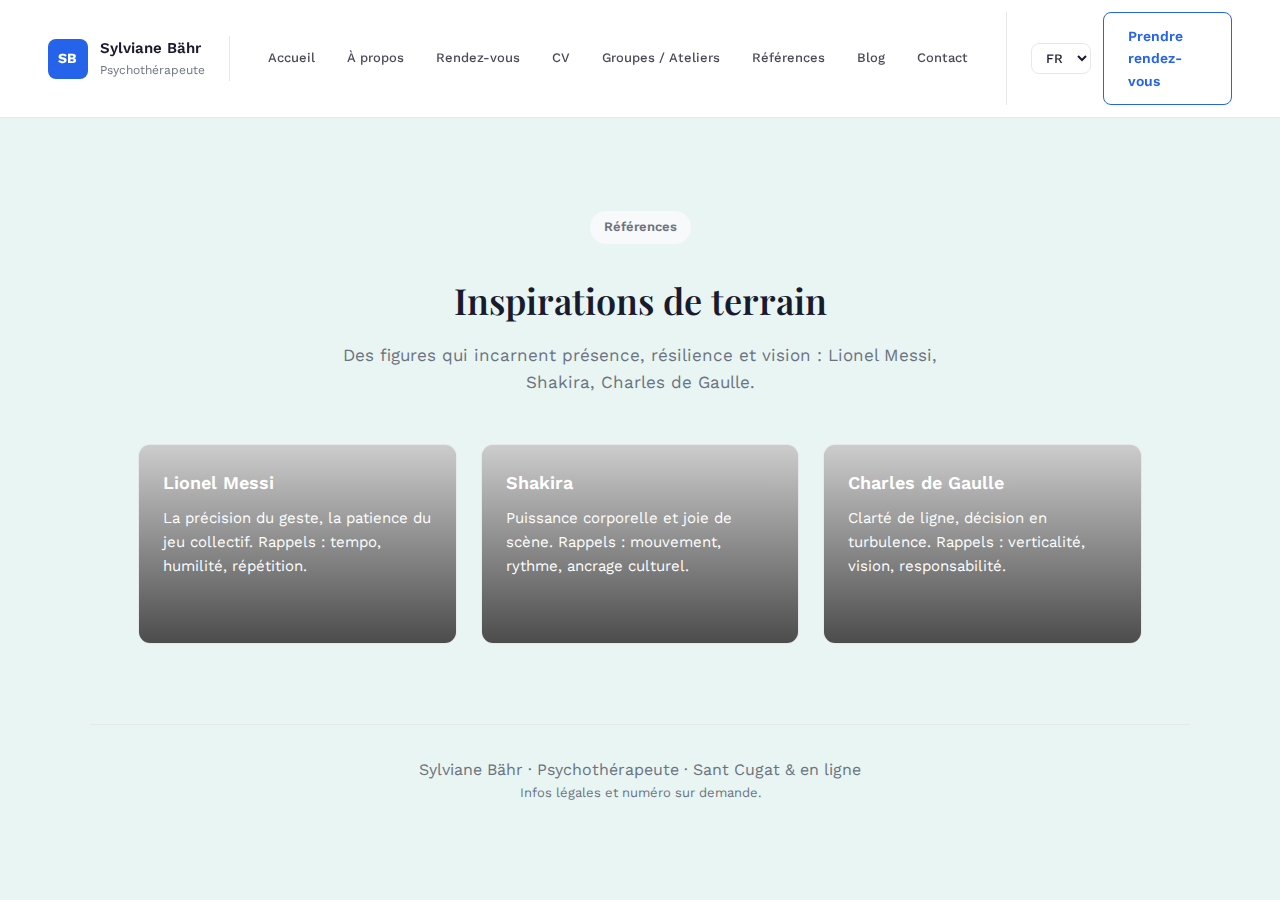
<file: references.html>
<!DOCTYPE html>
<html lang="fr">
<head>
  <meta charset="UTF-8">
  <meta name="viewport" content="width=device-width, initial-scale=1.0">
  <title>Références - Sylviane Bahr</title>
  <link rel="preconnect" href="https://fonts.googleapis.com">
  <link rel="preconnect" href="https://fonts.gstatic.com" crossorigin>
  <link href="https://fonts.googleapis.com/css2?family=Playfair+Display:wght@600;700&family=Work+Sans:wght@400;500;600&display=swap" rel="stylesheet">
  <link rel="stylesheet" href="style.css">
</head>
<body>
  <header class="topbar">
    <div class="brand">
      <div class="brand__logo">SB</div>
      <div>
        <p class="brand__name" data-i18n="brandName">Sylviane Bahr</p>
        <p class="brand__role" data-i18n="brandRole">Gestalt-thérapeute</p>
      </div>
    </div>
    <nav class="nav">
      <a href="index.html" data-i18n="navHome">Accueil</a>
      <a href="about.html" data-i18n="navAbout">À propos</a>
      <a href="appointments.html" data-i18n="navAppointments">Rendez-vous</a>
      <a href="cv.html" data-i18n="navCV">CV</a>
      <a href="groups.html" data-i18n="navGroups">Groupes / Ateliers</a>
      <a href="references.html" data-i18n="navReferences">Références</a>
      <a href="blog.html" data-i18n="navBlog">Blog</a>
      <a href="contact.html" data-i18n="navContact">Contact</a>
    </nav>
    <div class="controls">
      <select id="language-selector" aria-label="Language selector">
        <option value="fr">FR</option>
        <option value="en">EN</option>
        <option value="es">ES</option>
      </select>
      <a class="btn btn--ghost" href="appointments.html" data-i18n="ctaTop">Prendre rendez-vous</a>
    </div>
  </header>

  <main>
    <section id="references" class="section">
      <div class="section__header">
        <p class="pill pill--subtle" data-i18n="referencesBadge">Références</p>
        <h2 data-i18n="referencesTitle">Inspirations de terrain</h2>
        <p class="section__lead" data-i18n="referencesLead">Des figures qui incarnent présence, résilience et vision : Lionel Messi, Shakira, Charles de Gaulle.</p>
      </div>
      <div class="grid grid--3 references">
        <div class="card card--photo" style="--card-photo: url('https://images.unsplash.com/photo-1508098682722-e99c43a406b2?auto=format&fit=crop&w=1200&q=80')">
          <h3 data-i18n="referencesItem1Title">Lionel Messi</h3>
          <p data-i18n="referencesItem1Text">La précision du geste, la patience du jeu collectif. Rappels : tempo, humilité, répétition.</p>
        </div>
        <div class="card card--photo" style="--card-photo: url('https://images.unsplash.com/photo-1464375117522-1311d6a5b81f?auto=format&fit=crop&w=1200&q=80')">
          <h3 data-i18n="referencesItem2Title">Shakira</h3>
          <p data-i18n="referencesItem2Text">Puissance corporelle et joie de scène. Rappels : mouvement, rythme, ancrage culturel.</p>
        </div>
        <div class="card card--photo" style="--card-photo: url('https://images.unsplash.com/photo-1501446690852-daee2abfe8e2?auto=format&fit=crop&w=1200&q=80')">
          <h3 data-i18n="referencesItem3Title">Charles de Gaulle</h3>
          <p data-i18n="referencesItem3Text">Clarté de ligne, décision en turbulence. Rappels : verticalité, vision, responsabilité.</p>
        </div>
      </div>
    </section>
  </main>

  <footer class="footer">
    <p data-i18n="footerText">Sylviane Bahr · Gestalt-thérapeute · Sant Cugat & en ligne</p>
    <p class="footer__meta" data-i18n="footerMeta">Infos légales et numéro sur demande.</p>
  </footer>

  <script src="translations.js"></script>
  <script src="app.js"></script>
</body>
</html>
</file>
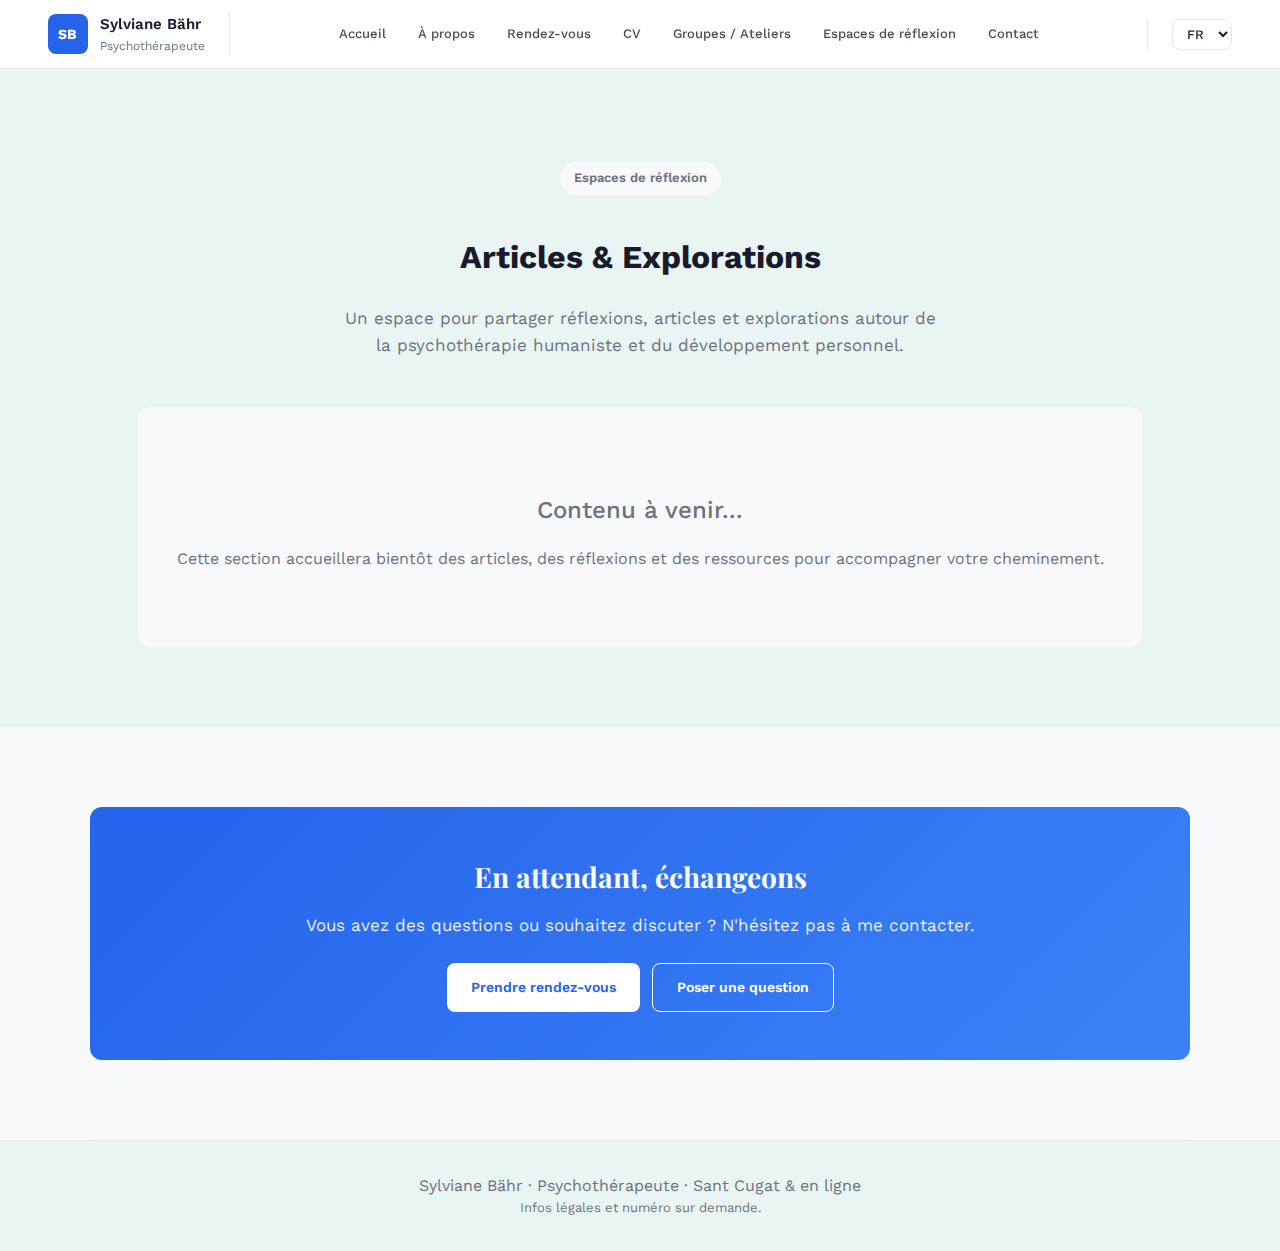
<file: reflections.html>
<!DOCTYPE html>
<html lang="fr">
<head>
  <meta charset="UTF-8">
  <meta name="viewport" content="width=device-width, initial-scale=1.0">
  <title>Reflections | Articles on Humanistic Psychotherapy | Sylviane Bähr Barcelona</title>
  <meta name="description" content="Articles and reflections on humanistic psychotherapy, life transitions, burnout and personal development. By Sylviane Bähr, psychotherapist in Sant Cugat, Barcelona.">
  <meta name="keywords" content="humanistic psychotherapy articles, therapy blog barcelona, articles psychothérapie humaniste, blog thérapeute barcelone, réflexions développement personnel, life transitions articles, burnout recovery blog, gestalt therapy insights">
  <meta name="author" content="Sylviane Bähr">
  <meta name="robots" content="index, follow">
  <link rel="canonical" href="https://www.sylvianebahr.com/reflections.html">

  <!-- Open Graph -->
  <meta property="og:type" content="website">
  <meta property="og:url" content="https://www.sylvianebahr.com/reflections.html">
  <meta property="og:title" content="Espaces de réflexion | Sylviane Bähr">
  <meta property="og:description" content="Articles, réflexions et explorations autour de la psychothérapie humaniste.">
  <meta property="og:image" content="https://www.sylvianebahr.com/sylviane.jpeg">
  <meta property="og:locale" content="fr_FR">
  <meta property="og:locale:alternate" content="en_US">

  <link rel="preconnect" href="https://fonts.googleapis.com">
  <link rel="preconnect" href="https://fonts.gstatic.com" crossorigin>
  <link href="https://fonts.googleapis.com/css2?family=Playfair+Display:wght@600;700&family=Work+Sans:wght@400;500;600&display=swap" rel="stylesheet">
  <link rel="stylesheet" href="style.css">
</head>
<body>
  <header class="topbar">
    <div class="brand">
      <div class="brand__logo">SB</div>
      <div>
        <p class="brand__name" data-i18n="brandName">Sylviane Bähr</p>
        <p class="brand__role" data-i18n="brandRole">Psychothérapeute</p>
      </div>
    </div>
    <nav class="nav">
      <a href="index.html" data-i18n="navHome">Accueil</a>
      <a href="about.html" data-i18n="navAbout">À propos</a>
      <a href="appointments.html" data-i18n="navAppointments">Rendez-vous</a>
      <a href="cv.html" data-i18n="navCV">CV</a>
      <a href="groups.html" data-i18n="navGroups">Groupes / Ateliers</a>
      <a href="reflections.html" data-i18n="navReflections">Espaces de réflexion</a>
      <a href="contact.html" data-i18n="navContact">Contact</a>
    </nav>
    <div class="controls">
      <select id="language-selector" aria-label="Language selector">
        <option value="fr">FR</option>
        <option value="en">EN</option>
      </select>
    </div>
  </header>

  <main>
    <section class="section">
      <div class="section__header">
        <p class="pill pill--subtle" data-i18n="reflectionsBadge">Espaces de réflexion</p>
        <h1 data-i18n="reflectionsTitle">Articles & Explorations</h1>
        <p class="section__lead" data-i18n="reflectionsLead">Un espace pour partager réflexions, articles et explorations autour de la psychothérapie humaniste et du développement personnel.</p>
      </div>

      <div class="reflections-placeholder">
        <p data-i18n="reflectionsComingSoon">Contenu à venir...</p>
        <p data-i18n="reflectionsDescription">Cette section accueillera bientôt des articles, des réflexions et des ressources pour accompagner votre cheminement.</p>
      </div>
    </section>

    <section class="section section--alt">
      <div class="cta-box">
        <h2 data-i18n="reflectionsCTATitle">En attendant, échangeons</h2>
        <p data-i18n="reflectionsCTAText">Vous avez des questions ou souhaitez discuter ? N'hésitez pas à me contacter.</p>
        <div class="cta-box__actions">
          <a href="appointments.html" class="btn" data-i18n="cvBookCTA">Prendre rendez-vous</a>
          <a href="contact.html" class="btn btn--ghost" data-i18n="cvContactCTA">Poser une question</a>
        </div>
      </div>
    </section>
  </main>

  <footer class="footer">
    <p data-i18n="footerText">Sylviane Bähr · Psychothérapeute · Sant Cugat & en ligne</p>
    <p class="footer__meta" data-i18n="footerMeta">Infos légales et numéro sur demande.</p>
  </footer>

  <script src="translations.js"></script>
  <script src="app.js"></script>
</body>
</html>
</file>
<file: style.css>
:root {
  --bg: #ffffff;
  --bg-alt: #f8f9fa;
  --bg-mint: #e8f5f2;
  --panel: #ffffff;
  --ink: #1a1a2e;
  --ink-light: #4a4a5a;
  --muted: #6b7280;
  --accent: #2563eb;
  --accent-light: #3b82f6;
  --accent-soft: #eff6ff;
  --border: #e5e7eb;
  --border-light: #f3f4f6;
  --shadow-sm: 0 1px 2px rgba(0, 0, 0, 0.05);
  --shadow: 0 4px 6px -1px rgba(0, 0, 0, 0.1), 0 2px 4px -1px rgba(0, 0, 0, 0.06);
  --shadow-lg: 0 10px 15px -3px rgba(0, 0, 0, 0.1), 0 4px 6px -2px rgba(0, 0, 0, 0.05);
  --radius: 12px;
  --radius-sm: 8px;
  --font-sans: "Work Sans", system-ui, -apple-system, sans-serif;
  --font-serif: "Playfair Display", Georgia, serif;
}

* {
  box-sizing: border-box;
}

body {
  margin: 0;
  font-family: var(--font-sans);
  background: var(--bg-mint);
  color: var(--ink);
  line-height: 1.6;
  min-height: 100vh;
  padding: 0;
}

a {
  color: inherit;
  text-decoration: none;
}

img {
  max-width: 100%;
  height: auto;
}

/* ===== TOPBAR ===== */
.topbar {
  position: sticky;
  top: 0;
  z-index: 100;
  display: flex;
  align-items: center;
  justify-content: space-between;
  gap: 24px;
  padding: 12px 48px;
  background: rgba(255, 255, 255, 0.98);
  backdrop-filter: blur(10px);
  border-bottom: 1px solid var(--border);
}

.brand {
  display: flex;
  align-items: center;
  gap: 12px;
  padding-right: 24px;
  border-right: 1px solid var(--border);
}

.brand__logo {
  width: 40px;
  height: 40px;
  border-radius: 8px;
  background: var(--accent);
  display: grid;
  place-items: center;
  font-weight: 700;
  font-size: 14px;
  color: white;
  letter-spacing: 0.02em;
}

.brand__name {
  margin: 0;
  font-weight: 600;
  font-size: 15px;
  color: var(--ink);
}

.brand__role {
  margin: 1px 0 0;
  color: var(--muted);
  font-size: 12px;
}

.nav {
  display: flex;
  align-items: center;
  gap: 4px;
  flex: 1;
  justify-content: center;
}

.nav a {
  padding: 8px 14px;
  border-radius: var(--radius-sm);
  color: var(--ink-light);
  font-weight: 500;
  font-size: 13px;
  transition: all 0.2s ease;
  white-space: nowrap;
}

.nav a:hover {
  background: var(--accent-soft);
  color: var(--accent);
}

.controls {
  display: flex;
  align-items: center;
  gap: 12px;
  padding-left: 24px;
  border-left: 1px solid var(--border);
}

#language-selector {
  padding: 6px 10px;
  border-radius: var(--radius-sm);
  border: 1px solid var(--border);
  background: white;
  color: var(--ink);
  font-weight: 500;
  font-size: 13px;
  cursor: pointer;
}

#language-selector:focus {
  outline: none;
  border-color: var(--accent);
}

/* ===== BUTTONS ===== */
.btn {
  display: inline-flex;
  align-items: center;
  justify-content: center;
  gap: 8px;
  padding: 12px 24px;
  border-radius: var(--radius-sm);
  border: none;
  background: var(--accent);
  color: white;
  font-weight: 600;
  font-size: 14px;
  cursor: pointer;
  transition: all 0.2s ease;
}

.btn:hover {
  background: var(--accent-light);
  transform: translateY(-1px);
}

.btn--ghost {
  background: transparent;
  color: var(--accent);
  border: 1px solid var(--accent);
}

.btn--ghost:hover {
  background: var(--accent-soft);
}

.btn--wide {
  width: 100%;
}

.btn:disabled {
  opacity: 0.5;
  cursor: not-allowed;
  transform: none;
}

/* ===== HERO ===== */
.hero {
  display: grid;
  grid-template-columns: 1fr 1fr;
  gap: 48px;
  align-items: center;
  max-width: 1200px;
  margin: 0 auto;
  padding: 80px 48px;
}

.hero__content h1 {
  font-family: var(--font-serif);
  font-size: clamp(36px, 4vw, 52px);
  font-weight: 600;
  margin: 0 0 16px;
  line-height: 1.2;
  color: var(--ink);
}

.lead {
  font-size: 18px;
  color: var(--muted);
  margin: 0 0 24px;
  line-height: 1.7;
}

.pill {
  display: inline-flex;
  align-items: center;
  gap: 6px;
  padding: 6px 14px;
  border-radius: 999px;
  background: var(--accent-soft);
  color: var(--accent);
  font-weight: 600;
  font-size: 13px;
  margin-bottom: 16px;
}

.pill--subtle {
  background: var(--bg-alt);
  color: var(--muted);
}

.hero__actions {
  display: flex;
  gap: 12px;
  margin-bottom: 32px;
}

.hero__meta {
  display: grid;
  grid-template-columns: 1fr 1fr;
  gap: 24px;
  padding: 24px;
  background: var(--bg-alt);
  border-radius: var(--radius);
}

.meta__label {
  margin: 0;
  color: var(--muted);
  font-size: 12px;
  text-transform: uppercase;
  letter-spacing: 0.05em;
  font-weight: 600;
}

.meta__value {
  margin: 4px 0 0;
  font-weight: 500;
  color: var(--ink);
}

.meta__list {
  margin: 8px 0 0;
  padding-left: 20px;
  list-style: disc;
}

.meta__list li {
  margin: 4px 0;
  font-size: 14px;
  color: var(--ink);
  line-height: 1.5;
}

.hero__surtitle {
  font-size: 18px;
  color: var(--muted);
  margin: 0 0 8px;
  line-height: 1.5;
  font-style: italic;
}

.reflections-placeholder {
  text-align: center;
  padding: 60px 24px;
  background: var(--bg-alt);
  border-radius: var(--radius);
  margin-top: 32px;
}

.reflections-placeholder p:first-child {
  font-size: 24px;
  font-weight: 500;
  color: var(--muted);
  margin-bottom: 12px;
}

.reflections-placeholder p:last-child {
  color: var(--muted);
  font-size: 16px;
}

.hero__visual {
  display: flex;
  flex-direction: column;
  gap: 24px;
}

.hero__photo {
  width: 100%;
  height: 400px;
  object-fit: cover;
  object-position: center 20%;
  border-radius: var(--radius);
  box-shadow: var(--shadow-lg);
}

.hero__card {
  background: white;
  border-radius: var(--radius);
  padding: 24px;
  border: 1px solid var(--border);
  box-shadow: var(--shadow);
}

.card__header {
  display: flex;
  justify-content: space-between;
  align-items: baseline;
  margin-bottom: 16px;
}

.card__eyebrow {
  margin: 0;
  color: var(--muted);
  font-weight: 600;
  font-size: 13px;
  text-transform: uppercase;
  letter-spacing: 0.03em;
}

.card__price {
  margin: 0;
  font-weight: 700;
  color: var(--accent);
}

.card__list {
  margin: 0 0 20px;
  padding-left: 20px;
  color: var(--ink-light);
}

.card__list li {
  margin-bottom: 8px;
}

.card__footnote {
  margin: 16px 0 0;
  color: var(--muted);
  font-size: 13px;
  text-align: center;
}

/* ===== SECTIONS ===== */
.section {
  max-width: 1100px;
  margin: 0 auto;
  padding: 80px 48px;
}

.section--alt {
  background: var(--bg-alt);
  max-width: none;
}

.section--mint {
  background: var(--bg-mint);
  max-width: none;
}

.section--alt > *,
.section--mint > * {
  max-width: 1100px;
  margin-left: auto;
  margin-right: auto;
}

.section__header {
  text-align: center;
  margin-bottom: 48px;
}

.section__header h2 {
  font-family: var(--font-serif);
  font-size: clamp(28px, 3vw, 36px);
  font-weight: 600;
  margin: 12px 0;
  color: var(--ink);
}

.section__lead {
  color: var(--muted);
  font-size: 17px;
  max-width: 600px;
  margin: 0 auto;
}

/* ===== GRID & CARDS ===== */
.grid {
  display: grid;
  gap: 24px;
}

.grid--3 {
  grid-template-columns: repeat(auto-fit, minmax(280px, 1fr));
}

.grid--2 {
  grid-template-columns: repeat(auto-fit, minmax(320px, 1fr));
}

.card {
  background: white;
  border-radius: var(--radius);
  padding: 24px;
  border: 1px solid var(--border);
  transition: all 0.2s ease;
}

.card:hover {
  box-shadow: var(--shadow);
  border-color: transparent;
}

.card h3 {
  font-size: 18px;
  font-weight: 600;
  margin: 0 0 8px;
  color: var(--ink);
}

.card p {
  margin: 0;
  color: var(--muted);
  font-size: 15px;
}

.card--soft {
  background: var(--bg-alt);
  border: none;
}

.card--soft:hover {
  background: white;
}

.card--highlight {
  background: var(--accent-soft);
  border-color: transparent;
}

.card--form,
.card--calendar {
  background: white;
  border: 1px solid var(--border);
}

/* ===== CALENDLY BOOKING ===== */
.calendly-booking {
  text-align: center;
  padding: 40px 20px;
}

.calendly-booking__text {
  color: var(--ink-light);
  font-size: 15px;
  line-height: 1.6;
  margin-bottom: 24px;
  max-width: 400px;
  margin-left: auto;
  margin-right: auto;
}

.calendly-booking__btn {
  font-size: 16px;
  padding: 16px 32px;
  margin-bottom: 16px;
}

.card--photo {
  position: relative;
  min-height: 200px;
  background-size: cover;
  background-position: center;
  color: white;
  overflow: hidden;
}

.card--photo::before {
  content: "";
  position: absolute;
  inset: 0;
  background: linear-gradient(to top, rgba(0,0,0,0.7), rgba(0,0,0,0.2));
}

.card--photo > * {
  position: relative;
}

.card--photo h3,
.card--photo p {
  color: white;
}

.tag {
  display: inline-flex;
  padding: 6px 12px;
  background: rgba(255,255,255,0.2);
  color: white;
  border-radius: var(--radius-sm);
  font-size: 13px;
  font-weight: 500;
  margin-top: 12px;
}

/* ===== PHOTO GRID ===== */
.photo-grid {
  display: grid;
  grid-template-columns: repeat(auto-fit, minmax(280px, 1fr));
  gap: 16px;
  margin-top: 32px;
}

.photo-grid img {
  width: 100%;
  height: 240px;
  object-fit: cover;
  object-position: center 20%;
  border-radius: var(--radius);
}

/* ===== APPROACH BLOCKS ===== */
.approach-block {
  display: grid;
  grid-template-columns: 1fr 1fr;
  gap: 48px;
  align-items: center;
  margin-bottom: 48px;
}

.approach-block:last-child {
  margin-bottom: 0;
}

.approach-block--reverse {
  direction: rtl;
}

.approach-block--reverse > * {
  direction: ltr;
}

.approach-block__text {
  display: flex;
  flex-direction: column;
  gap: 16px;
}

.approach-block__text p {
  font-size: 16px;
  line-height: 1.8;
  color: var(--ink-light);
  margin: 0;
}

.approach-block__text strong {
  color: var(--ink);
  font-weight: 600;
}

.approach-block__image img {
  width: 100%;
  height: 280px;
  object-fit: cover;
  border-radius: var(--radius);
  box-shadow: var(--shadow);
}

@media (max-width: 768px) {
  .approach-block {
    grid-template-columns: 1fr;
    gap: 24px;
  }

  .approach-block--reverse {
    direction: ltr;
  }

  .approach-block__image {
    order: -1;
  }

  .approach-block__image img {
    height: 200px;
  }
}

/* ===== FLEX LAYOUT ===== */
.flex {
  display: grid;
  grid-template-columns: 1.2fr 1fr;
  gap: 32px;
  align-items: start;
}

/* ===== FORMS ===== */
form {
  display: grid;
  gap: 16px;
}

label {
  display: grid;
  gap: 6px;
  font-weight: 500;
  font-size: 14px;
  color: var(--ink);
}

input,
textarea,
select {
  padding: 12px 16px;
  border-radius: var(--radius-sm);
  border: 1px solid var(--border);
  font-family: var(--font-sans);
  font-size: 15px;
  background: white;
  color: var(--ink);
  transition: border-color 0.2s ease, box-shadow 0.2s ease;
}

input:focus,
textarea:focus,
select:focus {
  outline: none;
  border-color: var(--accent);
  box-shadow: 0 0 0 3px var(--accent-soft);
}

.form__note {
  margin: 8px 0 0;
  color: var(--muted);
  font-size: 13px;
}

/* ===== ICON LIST ===== */
.icon-list {
  list-style: none;
  margin: 0;
  padding: 0;
  display: grid;
  gap: 16px;
}

.icon-list li {
  display: grid;
  grid-template-columns: 24px 1fr;
  align-items: start;
  gap: 12px;
}

.bullet {
  color: var(--accent);
  font-size: 10px;
  margin-top: 6px;
}

.icon-list__title {
  margin: 0 0 4px;
  font-weight: 600;
  color: var(--ink);
}

.icon-list__text {
  margin: 0;
  color: var(--muted);
  font-size: 14px;
}

/* ===== RATES ===== */
.rates {
  margin-top: 20px;
  padding: 16px;
  border-radius: var(--radius-sm);
  background: var(--bg-alt);
}

.rates__label {
  margin: 0;
  font-weight: 600;
  color: var(--ink);
}

.rates__value {
  margin: 4px 0;
  color: var(--ink-light);
}

.rates__note {
  margin: 0;
  color: var(--muted);
  font-size: 13px;
}

/* ===== TIMELINE ===== */
.timeline {
  border-left: 2px solid var(--border);
  margin: 24px 0 0;
  padding-left: 24px;
  display: grid;
  gap: 24px;
}

.timeline__item {
  position: relative;
}

.timeline__dot {
  width: 12px;
  height: 12px;
  border-radius: 50%;
  background: var(--accent);
  position: absolute;
  left: -31px;
  top: 4px;
  border: 2px solid white;
  box-shadow: 0 0 0 2px var(--accent-soft);
}

.timeline__date {
  margin: 0;
  color: var(--accent);
  font-weight: 600;
  font-size: 13px;
  text-transform: uppercase;
  letter-spacing: 0.03em;
}

.timeline__title {
  margin: 4px 0 8px;
  font-weight: 600;
  font-size: 17px;
  color: var(--ink);
}

.timeline__text {
  margin: 0;
  color: var(--muted);
}

.cv__actions {
  margin-top: 32px;
  text-align: center;
}

/* ===== CONTACT ===== */
.contact {
  display: grid;
  grid-template-columns: 1fr 1.2fr;
  gap: 48px;
  align-items: start;
}

.contact__details p {
  margin: 8px 0;
  color: var(--ink-light);
}

.contact__details strong {
  color: var(--ink);
}

/* ===== CALENDAR ===== */
.calendar {
  background: white;
  border-radius: var(--radius);
  padding: 20px;
  margin-bottom: 20px;
}

.calendar__header {
  display: flex;
  justify-content: space-between;
  align-items: center;
  margin-bottom: 20px;
}

.calendar__title {
  font-weight: 600;
  font-size: 16px;
  color: var(--ink);
}

.calendar__nav {
  width: 36px;
  height: 36px;
  border-radius: 50%;
  border: 1px solid var(--border);
  background: white;
  color: var(--ink);
  font-size: 18px;
  cursor: pointer;
  display: grid;
  place-items: center;
  transition: all 0.2s ease;
}

.calendar__nav:hover {
  background: var(--accent-soft);
  border-color: var(--accent);
  color: var(--accent);
}

.calendar__weekdays {
  display: grid;
  grid-template-columns: repeat(7, 1fr);
  gap: 4px;
  margin-bottom: 8px;
}

.calendar__weekdays span {
  text-align: center;
  font-size: 12px;
  font-weight: 600;
  color: var(--muted);
  padding: 8px 0;
}

.calendar__days {
  display: grid;
  grid-template-columns: repeat(7, 1fr);
  gap: 4px;
}

.calendar__day {
  aspect-ratio: 1;
  display: grid;
  place-items: center;
  font-size: 14px;
  border-radius: var(--radius-sm);
  cursor: default;
  color: var(--muted);
  transition: all 0.2s ease;
}

.calendar__day--empty {
  background: transparent;
}

.calendar__day--past {
  color: var(--border);
}

.calendar__day--available {
  color: var(--ink);
  cursor: pointer;
  background: var(--bg-alt);
}

.calendar__day--available:hover {
  background: var(--accent-soft);
  color: var(--accent);
}

.calendar__day--selected {
  background: var(--accent) !important;
  color: white !important;
  font-weight: 600;
}

/* ===== TIMESLOTS ===== */
.timeslots {
  display: none;
  margin-bottom: 20px;
}

.timeslots--visible {
  display: block;
}

.timeslots__title {
  font-weight: 600;
  font-size: 14px;
  color: var(--ink);
  margin: 0 0 12px;
}

.timeslots__grid {
  display: grid;
  grid-template-columns: repeat(4, 1fr);
  gap: 8px;
}

.timeslot {
  padding: 10px 8px;
  border-radius: var(--radius-sm);
  border: 1px solid var(--border);
  background: white;
  color: var(--ink);
  font-size: 14px;
  font-weight: 500;
  cursor: pointer;
  transition: all 0.2s ease;
}

.timeslot:hover {
  border-color: var(--accent);
  background: var(--accent-soft);
  color: var(--accent);
}

.timeslot--selected {
  background: var(--accent);
  border-color: var(--accent);
  color: white;
}

/* ===== CALENDAR SELECTION ===== */
.calendar__selection {
  display: none;
  padding: 16px;
  background: var(--accent-soft);
  border-radius: var(--radius-sm);
  margin-bottom: 16px;
}

.calendar__selection--visible {
  display: block;
}

.calendar__selection-info p {
  margin: 4px 0;
  font-size: 14px;
  color: var(--ink);
}

.calendar__selection-info strong {
  color: var(--muted);
}

.calendar__confirm {
  margin-top: 12px;
}

/* ===== GROUPS PAGE ===== */
.groups-hero {
  background: linear-gradient(135deg, var(--accent-soft) 0%, white 100%);
  padding: 80px 48px 60px;
  text-align: center;
}

.groups-hero__content {
  max-width: 700px;
  margin: 0 auto;
}

.groups-hero h1 {
  font-family: var(--font-serif);
  font-size: clamp(36px, 4vw, 48px);
  font-weight: 600;
  margin: 16px 0;
  color: var(--ink);
}

.groups-grid {
  display: grid;
  grid-template-columns: repeat(auto-fit, minmax(450px, 1fr));
  gap: 32px;
}

.group-card {
  background: white;
  border-radius: var(--radius);
  overflow: hidden;
  border: 1px solid var(--border);
  box-shadow: var(--shadow);
  transition: all 0.3s ease;
}

.group-card:hover {
  box-shadow: var(--shadow-lg);
  transform: translateY(-4px);
}

.group-card__image {
  height: 220px;
  overflow: hidden;
}

.group-card__image img {
  width: 100%;
  height: 100%;
  object-fit: cover;
  transition: transform 0.3s ease;
}

.group-card:hover .group-card__image img {
  transform: scale(1.05);
}

.group-card__content {
  padding: 24px;
}

.group-card__badge {
  display: inline-block;
  padding: 4px 12px;
  background: var(--accent-soft);
  color: var(--accent);
  font-size: 12px;
  font-weight: 600;
  border-radius: 999px;
  margin-bottom: 12px;
  text-transform: uppercase;
  letter-spacing: 0.05em;
}

.group-card__content h3 {
  font-size: 20px;
  font-weight: 600;
  margin: 0 0 12px;
  color: var(--ink);
}

.group-card__content > p {
  color: var(--muted);
  margin: 0 0 16px;
  line-height: 1.6;
}

.group-card__details {
  list-style: none;
  padding: 0;
  margin: 0 0 20px;
  background: var(--bg-alt);
  border-radius: var(--radius-sm);
  padding: 16px;
}

.group-card__details li {
  padding: 6px 0;
  font-size: 14px;
  color: var(--ink-light);
  border-bottom: 1px solid var(--border-light);
}

.group-card__details li:last-child {
  border-bottom: none;
}

.group-card__details strong {
  color: var(--ink);
}

/* ===== CTA BOX ===== */
.cta-box {
  background: linear-gradient(135deg, var(--accent) 0%, var(--accent-light) 100%);
  border-radius: var(--radius);
  padding: 48px;
  text-align: center;
  color: white;
}

.cta-box h2 {
  font-family: var(--font-serif);
  font-size: 28px;
  margin: 0 0 12px;
  color: white;
}

.cta-box p {
  margin: 0 0 24px;
  opacity: 0.9;
  font-size: 17px;
}

.cta-box__actions {
  display: flex;
  gap: 12px;
  justify-content: center;
  flex-wrap: wrap;
}

.cta-box .btn {
  background: white;
  color: var(--accent);
}

.cta-box .btn:hover {
  background: var(--bg-alt);
}

.cta-box .btn--ghost {
  background: transparent;
  color: white;
  border-color: white;
}

.cta-box .btn--ghost:hover {
  background: rgba(255, 255, 255, 0.1);
}

@media (max-width: 980px) {
  .groups-grid {
    grid-template-columns: 1fr;
  }

  .groups-hero {
    padding: 48px 24px 40px;
  }

  .cta-box {
    padding: 32px 24px;
  }
}

/* ===== FOOTER ===== */
.footer {
  max-width: 1100px;
  margin: 0 auto;
  padding: 32px 48px;
  border-top: 1px solid var(--border);
  text-align: center;
  color: var(--muted);
}

.footer p {
  margin: 0;
}

.footer__meta {
  margin-top: 8px;
  font-size: 13px;
}

/* ===== RESPONSIVE ===== */
@media (max-width: 1100px) {
  .topbar {
    padding: 12px 24px;
    gap: 16px;
  }

  .nav a {
    padding: 6px 10px;
    font-size: 12px;
  }

  .brand {
    padding-right: 16px;
  }

  .controls {
    padding-left: 16px;
  }
}

@media (max-width: 980px) {
  .hero {
    grid-template-columns: 1fr;
    padding: 48px 24px;
  }

  .hero__visual {
    order: -1;
  }

  .flex {
    grid-template-columns: 1fr;
  }

  .contact {
    grid-template-columns: 1fr;
  }

  .section {
    padding: 48px 24px;
  }

  .topbar {
    flex-wrap: wrap;
    gap: 12px;
  }

  .brand {
    border-right: none;
    padding-right: 0;
  }

  .nav {
    order: 3;
    width: 100%;
    justify-content: flex-start;
    padding-top: 12px;
    border-top: 1px solid var(--border);
  }

  .controls {
    border-left: none;
    padding-left: 0;
    margin-left: auto;
  }
}

@media (max-width: 720px) {
  .topbar {
    padding: 12px 16px;
  }

  .nav {
    flex-wrap: wrap;
    gap: 4px;
  }

  .nav a {
    padding: 6px 8px;
  }

  .controls {
    gap: 8px;
  }

  .btn {
    padding: 10px 16px;
    font-size: 13px;
  }

  .hero__meta {
    grid-template-columns: 1fr;
  }

  .timeslots__grid {
    grid-template-columns: repeat(3, 1fr);
  }
}
</file>
